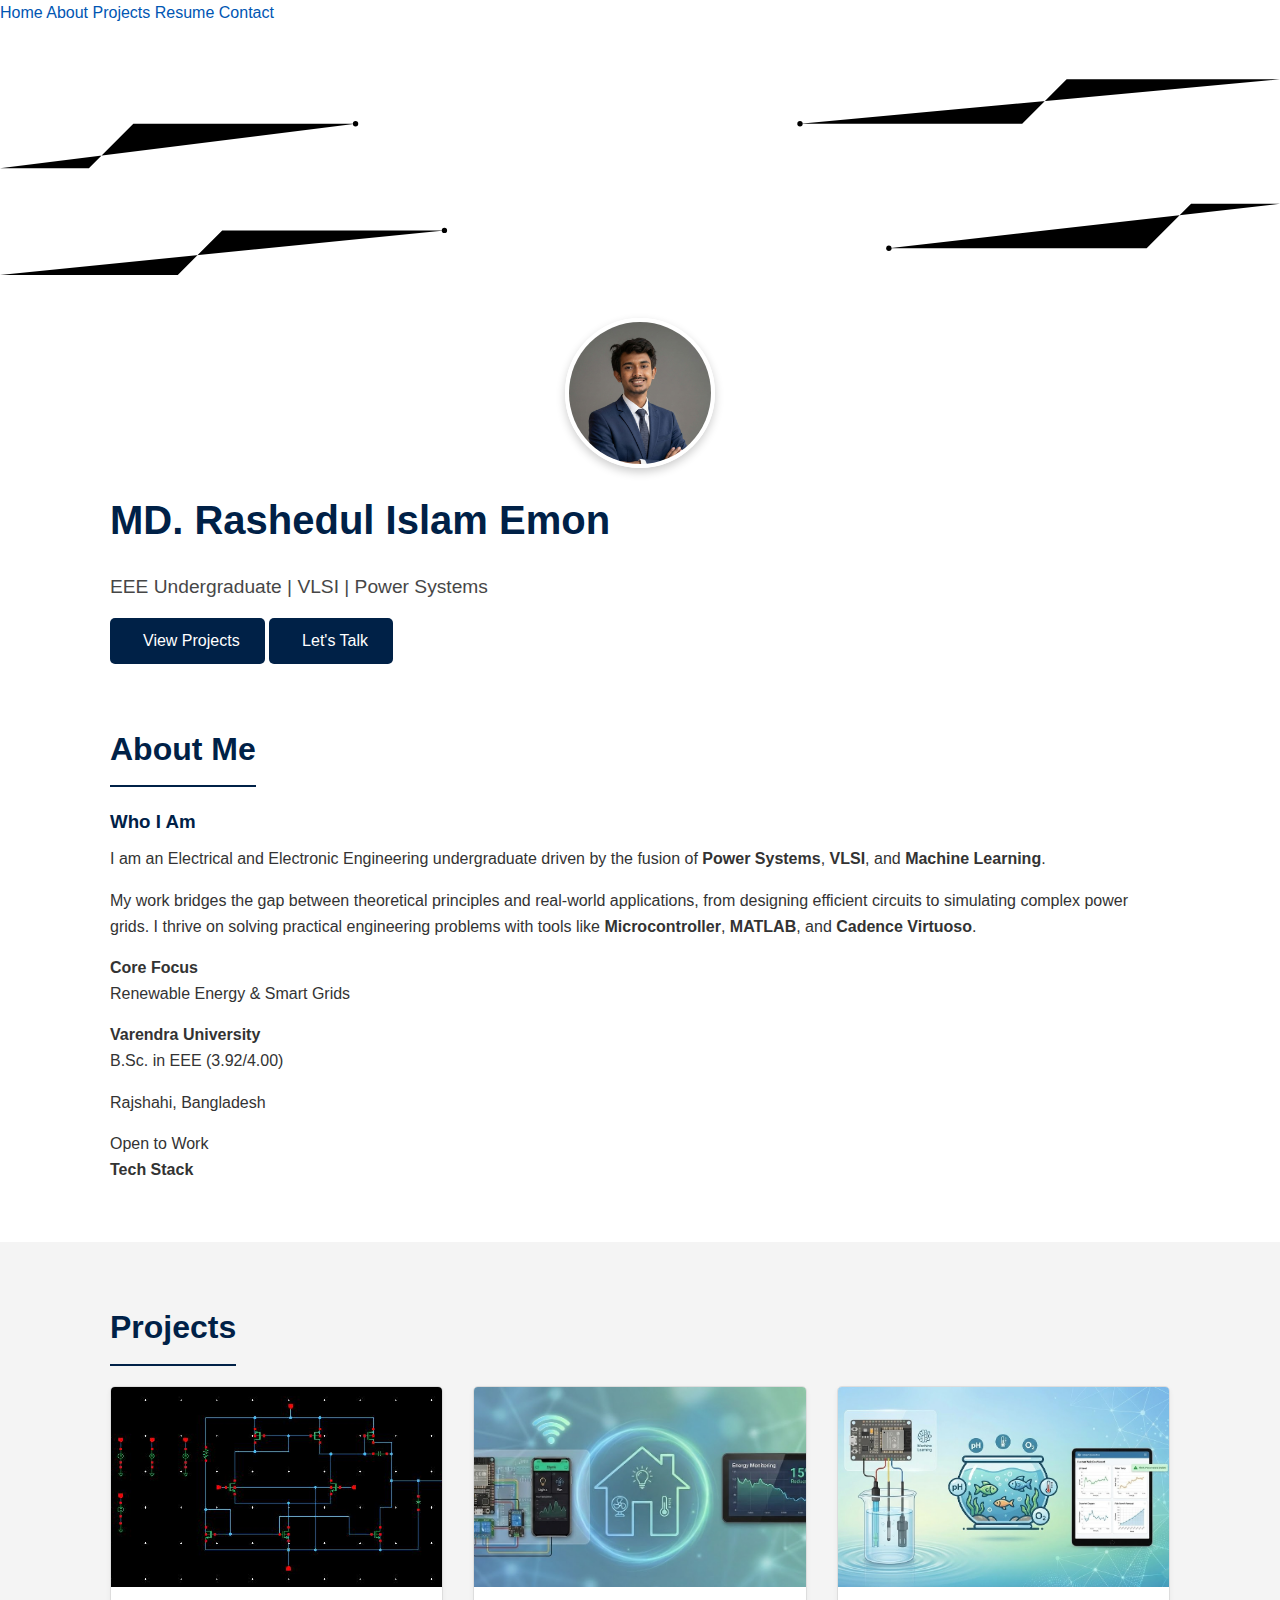
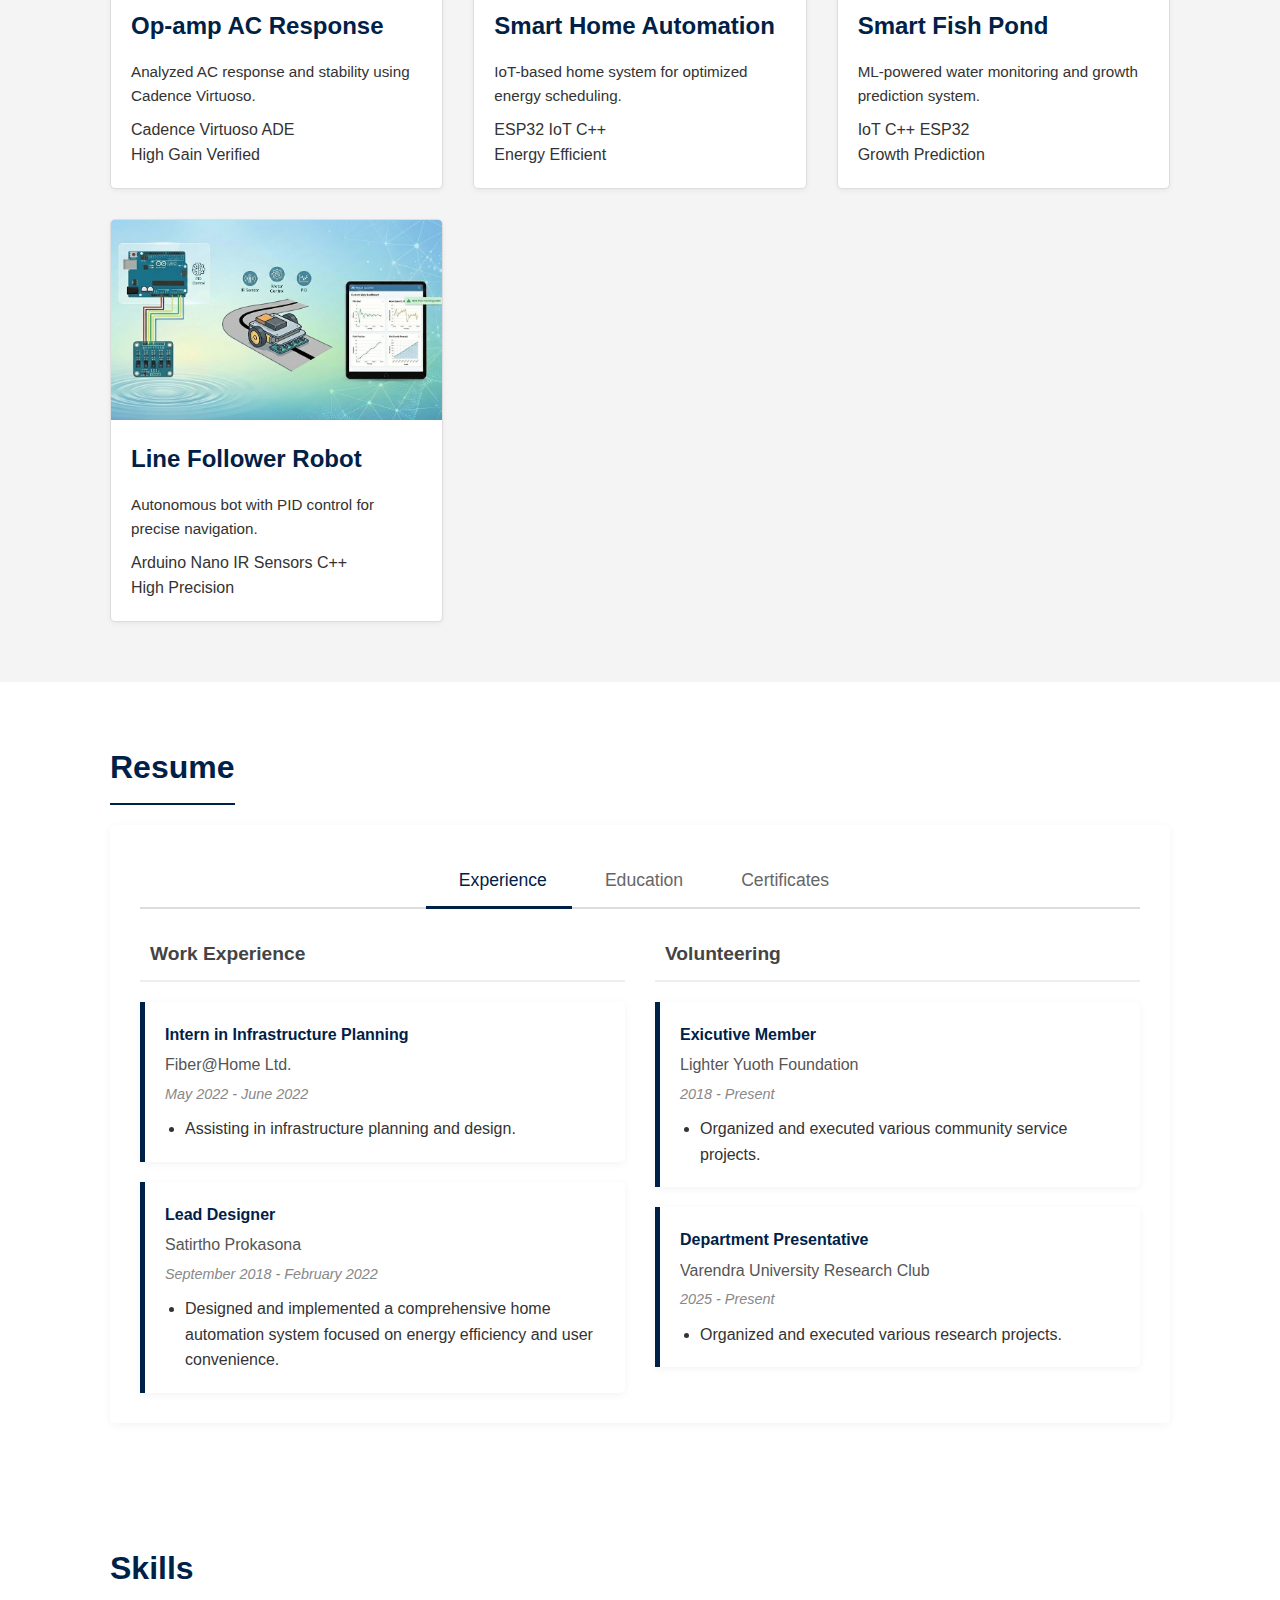
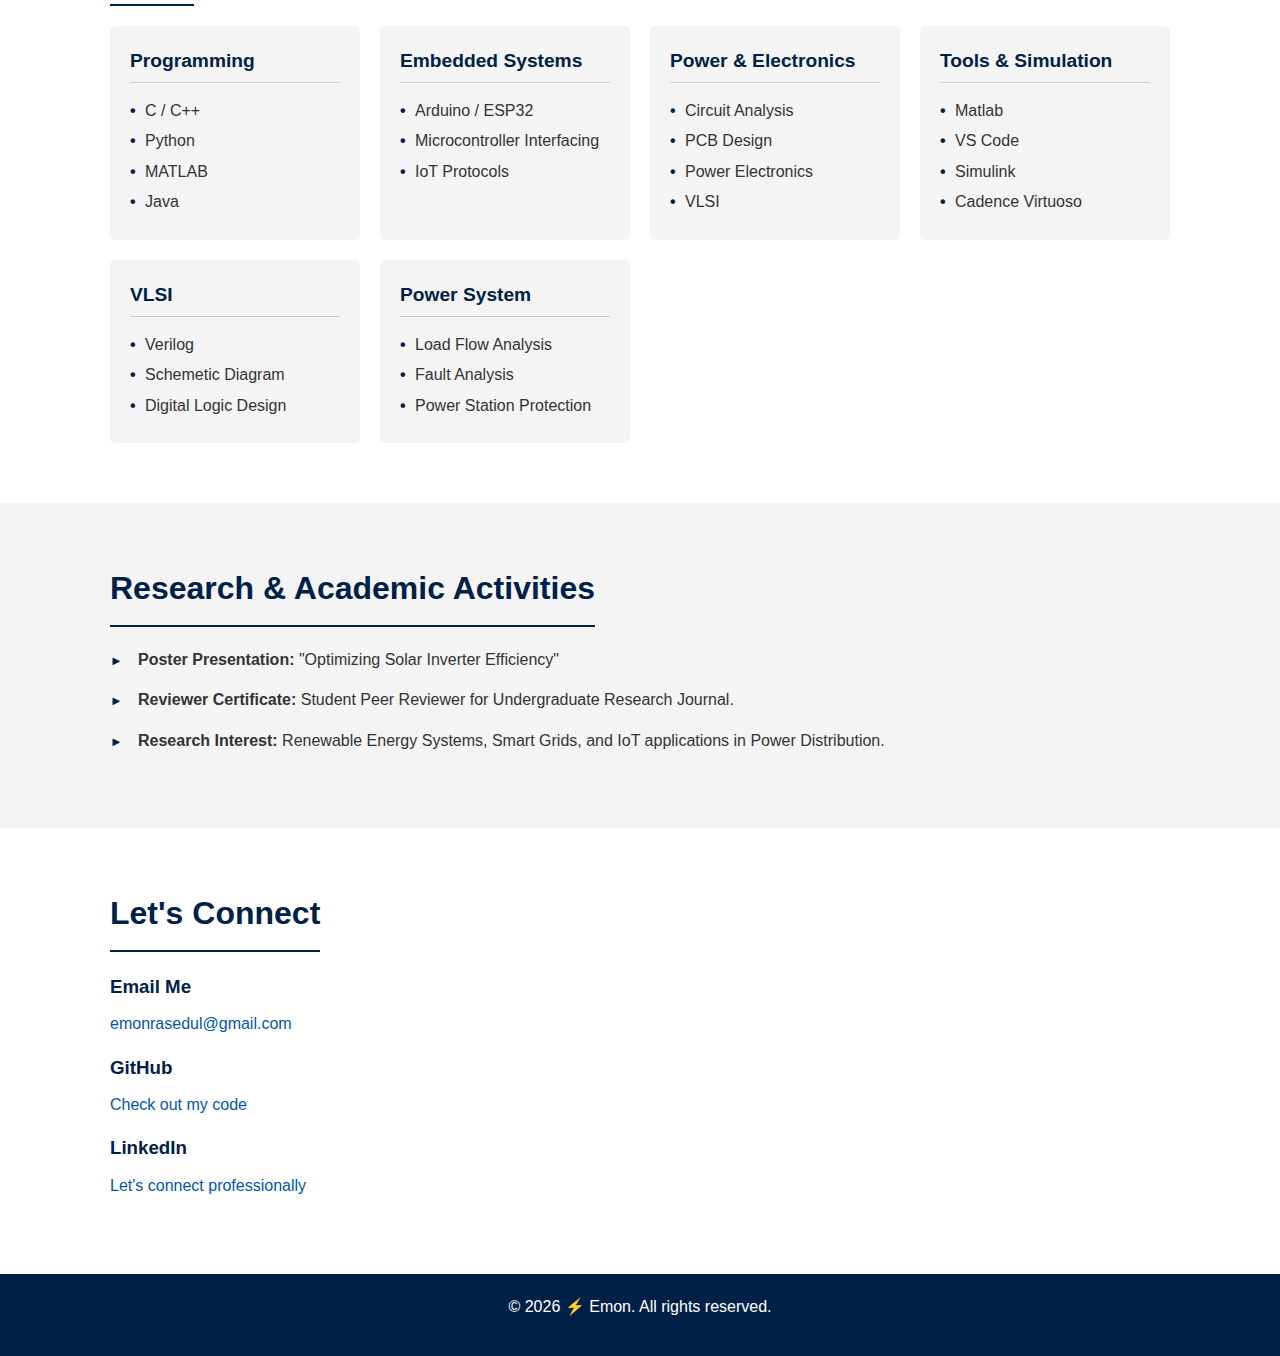
<file: index.html>
<!DOCTYPE html>
<html lang="en">

<head>
    <meta charset="UTF-8">
    <meta name="viewport" content="width=device-width, initial-scale=1.0">
    <title>Rashedul Islam Emon</title>
    <!-- Google Fonts: Inter & JetBrains Mono -->
    <link rel="preconnect" href="https://fonts.googleapis.com">
    <link rel="preconnect" href="https://fonts.gstatic.com" crossorigin>
    <link
        href="https://fonts.googleapis.com/css2?family=Inter:wght@300;400;500;600;700&family=JetBrains+Mono:wght@400;700&display=swap"
        rel="stylesheet">
    <link rel="stylesheet" href="https://cdnjs.cloudflare.com/ajax/libs/font-awesome/6.5.1/css/all.min.css"
        integrity="sha512-DTOQO9RWCH3ppGqcWaEA1BIZOC6xxalwEsw9c2QQeAIftl+Vegovlnee1c9QX4TctnWMn13TZye+giMm8e2LwA=="
        crossorigin="anonymous" referrerpolicy="no-referrer" />
    <link rel="stylesheet" href="css/style.css?v=2.0">
</head>

<body>

    <!-- Floating Dock Navigation -->
    <nav class="floating-dock">
        <div class="dock-container">
            <a href="#hero" class="dock-item" aria-label="Home">
                <i class="fas fa-home"></i>
                <span class="tooltip">Home</span>
            </a>
            <a href="#about" class="dock-item" aria-label="About">
                <i class="fas fa-user"></i>
                <span class="tooltip">About</span>
            </a>
            <a href="#projects" class="dock-item" aria-label="Projects">
                <i class="fas fa-code-branch"></i>
                <span class="tooltip">Projects</span>
            </a>
            <a href="#resume" class="dock-item" aria-label="Resume">
                <i class="fas fa-file-alt"></i>
                <span class="tooltip">Resume</span>
            </a>
            <a href="#contact" class="dock-item" aria-label="Contact">
                <i class="fas fa-paper-plane"></i>
                <span class="tooltip">Contact</span>
            </a>
        </div>
    </nav>

    <!-- Hero Section -->
    <section id="hero" class="hero-section">
        <div class="electronics-bg">
            <div class="grid-pattern"></div>
            <!-- PCB Circuit Animation -->
            <svg class="circuit-board" viewBox="0 0 1440 320" preserveAspectRatio="xMidYMid slice">
                <defs>
                    <linearGradient id="trace-grad" x1="0%" y1="0%" x2="100%" y2="0%">
                        <stop offset="0%" style="stop-color:rgba(0, 113, 227, 0);stop-opacity:0" />
                        <stop offset="50%" style="stop-color:rgba(0, 113, 227, 0.4);stop-opacity:1" />
                        <stop offset="100%" style="stop-color:rgba(0, 113, 227, 0);stop-opacity:0" />
                    </linearGradient>
                </defs>
                <!-- Circuit Traces (Left & Right) -->
                <path class="circuit-trace" d="M0,160 L100,160 L150,110 L400,110" />
                <circle class="circuit-pad" cx="400" cy="110" r="3" />

                <path class="circuit-trace delay-1" d="M1440,200 L1340,200 L1290,250 L1000,250" />
                <circle class="circuit-pad delay-1" cx="1000" cy="250" r="3" />

                <path class="circuit-trace delay-2" d="M0,280 L200,280 L250,230 L500,230" />
                <circle class="circuit-pad delay-2" cx="500" cy="230" r="3" />

                <path class="circuit-trace delay-3" d="M1440,60 L1200,60 L1150,110 L900,110" />
                <circle class="circuit-pad delay-3" cx="900" cy="110" r="3" />
            </svg>
        </div>
        <div class="container">
            <div class="profile-wrapper">
                <img src="assets/images/main.jpg" alt="MD. Rashedul Islam Emon" class="profile-img">
            </div>
            <h1>MD. Rashedul Islam Emon</h1>
            <p class="subtitle">EEE Undergraduate | VLSI | Power Systems</p>
            <div class="hero-cta">
                <a href="#projects" class="button"><i class="fas fa-project-diagram"></i> View Projects</a>
                <a href="#contact" class="button start-project"><i class="fas fa-paper-plane"></i> Let's Talk</a>
            </div>
        </div>
    </section>

    <main>
        <section id="about" class="section">
            <div class="container">
                <h2>About Me</h2>

                <div class="bento-grid">
                    <!-- Bio Card (Large) -->
                    <div class="bento-card bio-card">
                        <h3><i class="fas fa-user-astronaut"></i> Who I Am</h3>
                        <p>I am an Electrical and Electronic Engineering undergraduate driven by the fusion of
                            <strong>Power Systems</strong>, <strong>VLSI</strong>, and <strong>Machine
                                Learning</strong>.
                        </p>
                        <p>My work bridges the gap between theoretical principles and real-world applications, from
                            designing efficient circuits to simulating complex power grids. I thrive on solving
                            practical engineering problems with tools like <strong>Microcontroller</strong>,
                            <strong>MATLAB</strong>, and <strong>Cadence Virtuoso</strong>.
                        </p>
                    </div>

                    <!-- Focus Card -->
                    <div class="bento-card focus-card">
                        <div class="card-icon"><i class="fas fa-bolt"></i></div>
                        <h4>Core Focus</h4>
                        <p>Renewable Energy & Smart Grids</p>
                    </div>

                    <!-- Education Card -->
                    <div class="bento-card edu-card">
                        <div class="card-icon"><i class="fas fa-university"></i></div>
                        <div class="edu-text">
                            <h4>Varendra University</h4>
                            <p>B.Sc. in EEE (3.92/4.00)</p>
                        </div>
                    </div>

                    <!-- Location Card -->
                    <div class="bento-card loc-card">
                        <div class="map-bg"></div>
                        <div class="loc-content">
                            <i class="fas fa-map-marker-alt"></i>
                            <p>Rajshahi, Bangladesh</p>
                            <span class="status-badge">Open to Work</span>
                        </div>
                    </div>

                    <!-- Tech Stack Scroller -->
                    <div class="bento-card tech-card">
                        <h4>Tech Stack</h4>
                        <div class="tech-scroller">
                            <div class="tech-track">
                                <!-- Original Set -->
                                <i class="fab fa-python"></i>
                                <i class="fas fa-microchip"></i> <!-- Arduino/ESP32 -->
                                <i class="fas fa-wave-square"></i> <!-- MATLAB/Simulink -->
                                <i class="fas fa-network-wired"></i> <!-- VLSI/Cadence -->
                                <i class="fab fa-cuttlefish"></i>
                                <!-- Duplicate Set 1 -->
                                <i class="fab fa-python"></i>
                                <i class="fas fa-microchip"></i>
                                <i class="fas fa-wave-square"></i>
                                <i class="fas fa-network-wired"></i>
                                <i class="fab fa-cuttlefish"></i>
                                <!-- Duplicate Set 2 (Buffers) -->
                                <i class="fab fa-python"></i>
                                <i class="fas fa-microchip"></i>
                                <i class="fas fa-wave-square"></i>
                                <i class="fas fa-network-wired"></i>
                                <i class="fab fa-cuttlefish"></i>
                                <!-- Duplicate Set 3 (Final & Safe) -->
                                <i class="fab fa-python"></i>
                                <i class="fas fa-microchip"></i>
                                <i class="fas fa-wave-square"></i>
                                <i class="fas fa-network-wired"></i>
                                <i class="fab fa-cuttlefish"></i>
                            </div>
                        </div>
                    </div>
                </div>
            </div>
        </section>

        <section id="projects" class="section bg-light">
            <div class="container">
                <h2>Projects</h2>
                <div class="project-grid">
                    <div class="project-grid">
                        <a href="projects/op-amp.html" class="project-card-link">
                            <article class="project-card">
                                <div class="card-glow"></div>
                                <img src="assets/images/op-amp_Schemetic.jpg" alt="Op-amp Schematic"
                                    class="project-card-img">
                                <div class="project-content">
                                    <h3>Op-amp AC Response</h3>
                                    <p class="project-desc">Analyzed AC response and stability using Cadence Virtuoso.
                                    </p>
                                    <div class="tech-tags">
                                        <span class="tech-tag">Cadence Virtuoso</span>
                                        <span class="tech-tag">ADE</span>
                                    </div>
                                    <div class="project-footer">
                                        <span class="outcome-text"><i class="fas fa-check-circle"></i> High Gain
                                            Verified</span>
                                    </div>
                                </div>
                            </article>
                        </a>
                        <a href="projects/smart-home.html" class="project-card-link">
                            <article class="project-card">
                                <div class="card-glow"></div>
                                <img src="assets/images/smart-home.jpg" alt="Smart Home Automation"
                                    class="project-card-img">
                                <div class="project-content">
                                    <h3>Smart Home Automation</h3>
                                    <p class="project-desc">IoT-based home system for optimized energy scheduling.</p>
                                    <div class="tech-tags">
                                        <span class="tech-tag">ESP32</span>
                                        <span class="tech-tag">IoT</span>
                                        <span class="tech-tag">C++</span>
                                    </div>
                                    <div class="project-footer">
                                        <span class="outcome-text"><i class="fas fa-check-circle"></i> Energy
                                            Efficient</span>
                                    </div>
                                </div>
                            </article>
                        </a>
                        <a href="projects/fish-pond.html" class="project-card-link">
                            <article class="project-card">
                                <div class="card-glow"></div>
                                <img src="assets/images/fish-pond.jpg" alt="Smart Fish Pond Management"
                                    class="project-card-img">
                                <div class="project-content">
                                    <h3>Smart Fish Pond</h3>
                                    <p class="project-desc">ML-powered water monitoring and growth prediction system.
                                    </p>
                                    <div class="tech-tags">
                                        <span class="tech-tag">IoT</span>
                                        <span class="tech-tag">C++</span>
                                        <span class="tech-tag">ESP32</span>
                                    </div>
                                    <div class="project-footer">
                                        <span class="outcome-text"><i class="fas fa-chart-line"></i> Growth
                                            Prediction</span>
                                    </div>
                                </div>
                            </article>
                        </a>
                        <a href="projects/line-follower.html" class="project-card-link">
                            <article class="project-card">
                                <div class="card-glow"></div>
                                <img src="assets/images/line-follower.jpg" alt="Line Follower Robot"
                                    class="project-card-img">
                                <div class="project-content">
                                    <h3>Line Follower Robot</h3>
                                    <p class="project-desc">Autonomous bot with PID control for precise navigation.</p>
                                    <div class="tech-tags">
                                        <span class="tech-tag">Arduino Nano</span>
                                        <span class="tech-tag">IR Sensors</span>
                                        <span class="tech-tag">C++</span>
                                    </div>
                                    <div class="project-footer">
                                        <span class="outcome-text"><i class="fas fa-tachometer-alt"></i> High
                                            Precision</span>
                                    </div>
                                </div>
                            </article>
                        </a>
                    </div>
                </div>
            </div>
        </section>

        <section id="resume" class="section">
            <div class="container">
                <h2>Resume</h2>
                <div class="tab-container">
                    <div class="tab-buttons">
                        <button class="tab-btn active" onclick="openTab(event, 'experience')"><i
                                class="fas fa-briefcase"></i> Experience</button>
                        <button class="tab-btn" onclick="openTab(event, 'education')"><i
                                class="fas fa-graduation-cap"></i> Education</button>
                        <button class="tab-btn" onclick="openTab(event, 'certificates')"><i
                                class="fas fa-certificate"></i> Certificates</button>
                    </div>

                    <div id="education" class="tab-content">
                        <div class="resume-item">
                            <h4>Bachelor of Science in Electrical and Electronic Engineering</h4>
                            <h5>Varendra University</h5>
                            <p class="date">2022 - Present</p>
                            <p>CGPA: 3.92 / 4.00</p>
                            <p>Relevant Coursework: VLSI Design, Power System Analysis, Control Systems, Digital Signal
                                Processing.</p>
                        </div>
                        <div class="resume-item">
                            <h4>Diploma in Electrical Technology</h4>
                            <h5>Rajshahi Polytechnic Institute</h5>
                            <p class="date">2016 - 2021</p>
                            <p>GPA: 3.17 / 4.00</p>
                        </div>
                        <div class="resume-item">
                            <h4>Secondary School Certificate (SSC)</h4>
                            <h5>Technical Training Center</h5>
                            <p class="date">2014 - 2016</p>
                            <p>GPA: 4.68 / 5.00</p>
                        </div>
                    </div>

                    <div id="experience" class="tab-content active">
                        <div class="experience-grid">
                            <div class="experience-column">
                                <h3 class="column-title"><i class="fas fa-briefcase"></i> Work Experience</h3>
                                <div class="resume-item">
                                    <h4>Intern in Infrastructure Planning</h4>
                                    <h5>Fiber@Home Ltd.</h5>
                                    <p class="date">May 2022 - June 2022</p>
                                    <ul>
                                        <li>Assisting in infrastructure planning and design.</li>
                                    </ul>
                                </div>
                                <div class="resume-item">
                                    <h4>Lead Designer</h4>
                                    <h5>Satirtho Prokasona</h5>
                                    <p class="date">September 2018 - February 2022</p>
                                    <ul>
                                        <li>Designed and implemented a comprehensive home automation system focused on
                                            energy
                                            efficiency and user convenience.</li>
                                    </ul>
                                </div>
                            </div>
                            <div class="experience-column">
                                <h3 class="column-title"><i class="fas fa-hands-helping"></i> Volunteering</h3>
                                <div class="resume-item">
                                    <h4>Exicutive Member</h4>
                                    <h5>Lighter Yuoth Foundation</h5>
                                    <p class="date">2018 - Present</p>
                                    <ul>
                                        <li>Organized and executed various community service projects.</li>
                                    </ul>
                                </div>
                                <div class="resume-item">
                                    <h4>Department Presentative</h4>
                                    <h5>Varendra University Research Club</h5>
                                    <p class="date">2025 - Present</p>
                                    <ul>
                                        <li>Organized and executed various research projects.</li>
                                    </ul>
                                </div>
                            </div>
                        </div>
                    </div>

                    <div id="certificates" class="tab-content">
                        <div class="certificates-grid">
                            <div class="resume-item">
                                <h4>AI+ Prompt Engineer Level 1™</h4>
                                <h5>AiCert's</h5>
                                <p class="date">Jul 2025</p>
                                <p>This certification reflects my growing expertise in prompt engineering an essential skill for building and refining interactions with AI systems like ChatGPT. .</p>
                            </div>
                            <div class="resume-item">
                                <h4>Certified Python (Basic) </h4>
                                <h5>HackerRank</h5>
                                <p class="date">Sep 2020</p>
                                <p>This certification demonstrates my foundational understanding of Python programming, including variables, data structures, and control flow.</p>
                            </div>
                            <div class="resume-item">
                                <h4>Android Application Development</h4>
                                <h5>LEDP PANCHBIBI</h5>
                                <p class="date">Jul 2019</p>
                                <p>This certification demonstrates my foundational understanding of Android application development, including variables, data structures, and control flow.</p>
                            </div>
                            <div class="resume-item">
                                <h4>Solar Home System: Design, Installation & Maintenance</h4>
                                <h5>IEEE</h5>
                                <p class="date">Dec 2017</p>
                                <p>This certification demonstrates my foundational understanding of Solar Home System: Design, Installation & Maintenance, including variables, data structures, and control flow.</p>
                            </div>
                        </div>
                    </div>
                </div>
            </div>
        </section>

        <section id="skills" class="section">
            <div class="container">
                <h2>Skills</h2>
                <div class="skills-grid">
                    <div class="skill-category">
                        <h3><i class="fas fa-code"></i> Programming</h3>
                        <ul>
                            <li>C / C++</li>
                            <li>Python</li>
                            <li>MATLAB</li>
                            <li>Java</li>
                        </ul>
                    </div>
                    <div class="skill-category">
                        <h3><i class="fas fa-microchip"></i> Embedded Systems</h3>
                        <ul>
                            <li>Arduino / ESP32</li>
                            <li>Microcontroller Interfacing</li>
                            <li>IoT Protocols</li>
                        </ul>
                    </div>
                    <div class="skill-category">
                        <h3><i class="fas fa-bolt"></i> Power & Electronics</h3>
                        <ul>
                            <li>Circuit Analysis</li>
                            <li>PCB Design</li>
                            <li>Power Electronics</li>
                            <li>VLSI</li>
                        </ul>
                    </div>
                    <div class="skill-category">
                        <h3><i class="fas fa-tools"></i> Tools & Simulation</h3>
                        <ul>
                            <li>Matlab</li>
                            <li>VS Code</li>
                            <li>Simulink</li>
                            <li>Cadence Virtuoso</li>
                        </ul>
                    </div>
                    <div class="skill-category">
                        <h3><i class="fas fa-memory"></i> VLSI</h3>
                        <ul>
                            <li>Verilog</li>
                            <li>Schemetic Diagram</li>
                            <li>Digital Logic Design</li>
                        </ul>
                    </div>
                    <div class="skill-category">
                        <h3><i class="fas fa-industry"></i> Power System</h3>
                        <ul>
                            <li>Load Flow Analysis</li>
                            <li>Fault Analysis</li>
                            <li>Power Station Protection</li>
                        </ul>
                    </div>
                </div>
            </div>
        </section>

        <section id="research" class="section bg-light">
            <div class="container">
                <h2>Research & Academic Activities</h2>
                <ul class="activity-list">
                    <li>
                        <i class="fas fa-chalkboard-teacher"
                            style="color: var(--primary-color); margin-right: 8px;"></i>
                        <strong>Poster Presentation:</strong> "Optimizing Solar Inverter Efficiency"
                    </li>
                    <li>
                        <i class="fas fa-certificate" style="color: var(--primary-color); margin-right: 8px;"></i>
                        <strong>Reviewer Certificate:</strong> Student Peer Reviewer for Undergraduate Research Journal.
                    </li>
                    <li>
                        <i class="fas fa-lightbulb" style="color: var(--primary-color); margin-right: 8px;"></i>
                        <strong>Research Interest:</strong> Renewable Energy Systems, Smart Grids, and IoT applications
                        in Power Distribution.
                    </li>
                </ul>
            </div>
        </section>

        <section id="contact" class="section">
            <div class="container">
                <h2>Let's Connect</h2>
                <div class="contact-hub">
                    <!-- Email Card -->
                    <a href="mailto:emonrasedul@gmail.com" class="contact-card email-card">
                        <div class="icon-box">
                            <i class="fas fa-envelope"></i>
                        </div>
                        <h3>Email Me</h3>
                        <p>emonrasedul@gmail.com</p>
                    </a>

                    <!-- GitHub Card -->
                    <a href="https://github.com/rashedulemon" target="_blank" class="contact-card github-card">
                        <div class="icon-box">
                            <i class="fab fa-github"></i>
                        </div>
                        <h3>GitHub</h3>
                        <p>Check out my code</p>
                    </a>

                    <!-- LinkedIn Card -->
                    <a href="https://www.linkedin.com/in/rashedulemon/" target="_blank"
                        class="contact-card linkedin-card">
                        <div class="icon-box">
                            <i class="fab fa-linkedin-in"></i>
                        </div>
                        <h3>LinkedIn</h3>
                        <p>Let's connect professionally</p>
                    </a>
                </div>
            </div>
        </section>
    </main>

    <footer>
        <div class="container">
            <p>&copy; <span id="year"></span> ⚡ Emon. All rights reserved.</p>
        </div>
    </footer>

    <script src="script/main.js"></script>
</body>

</html>
</file>
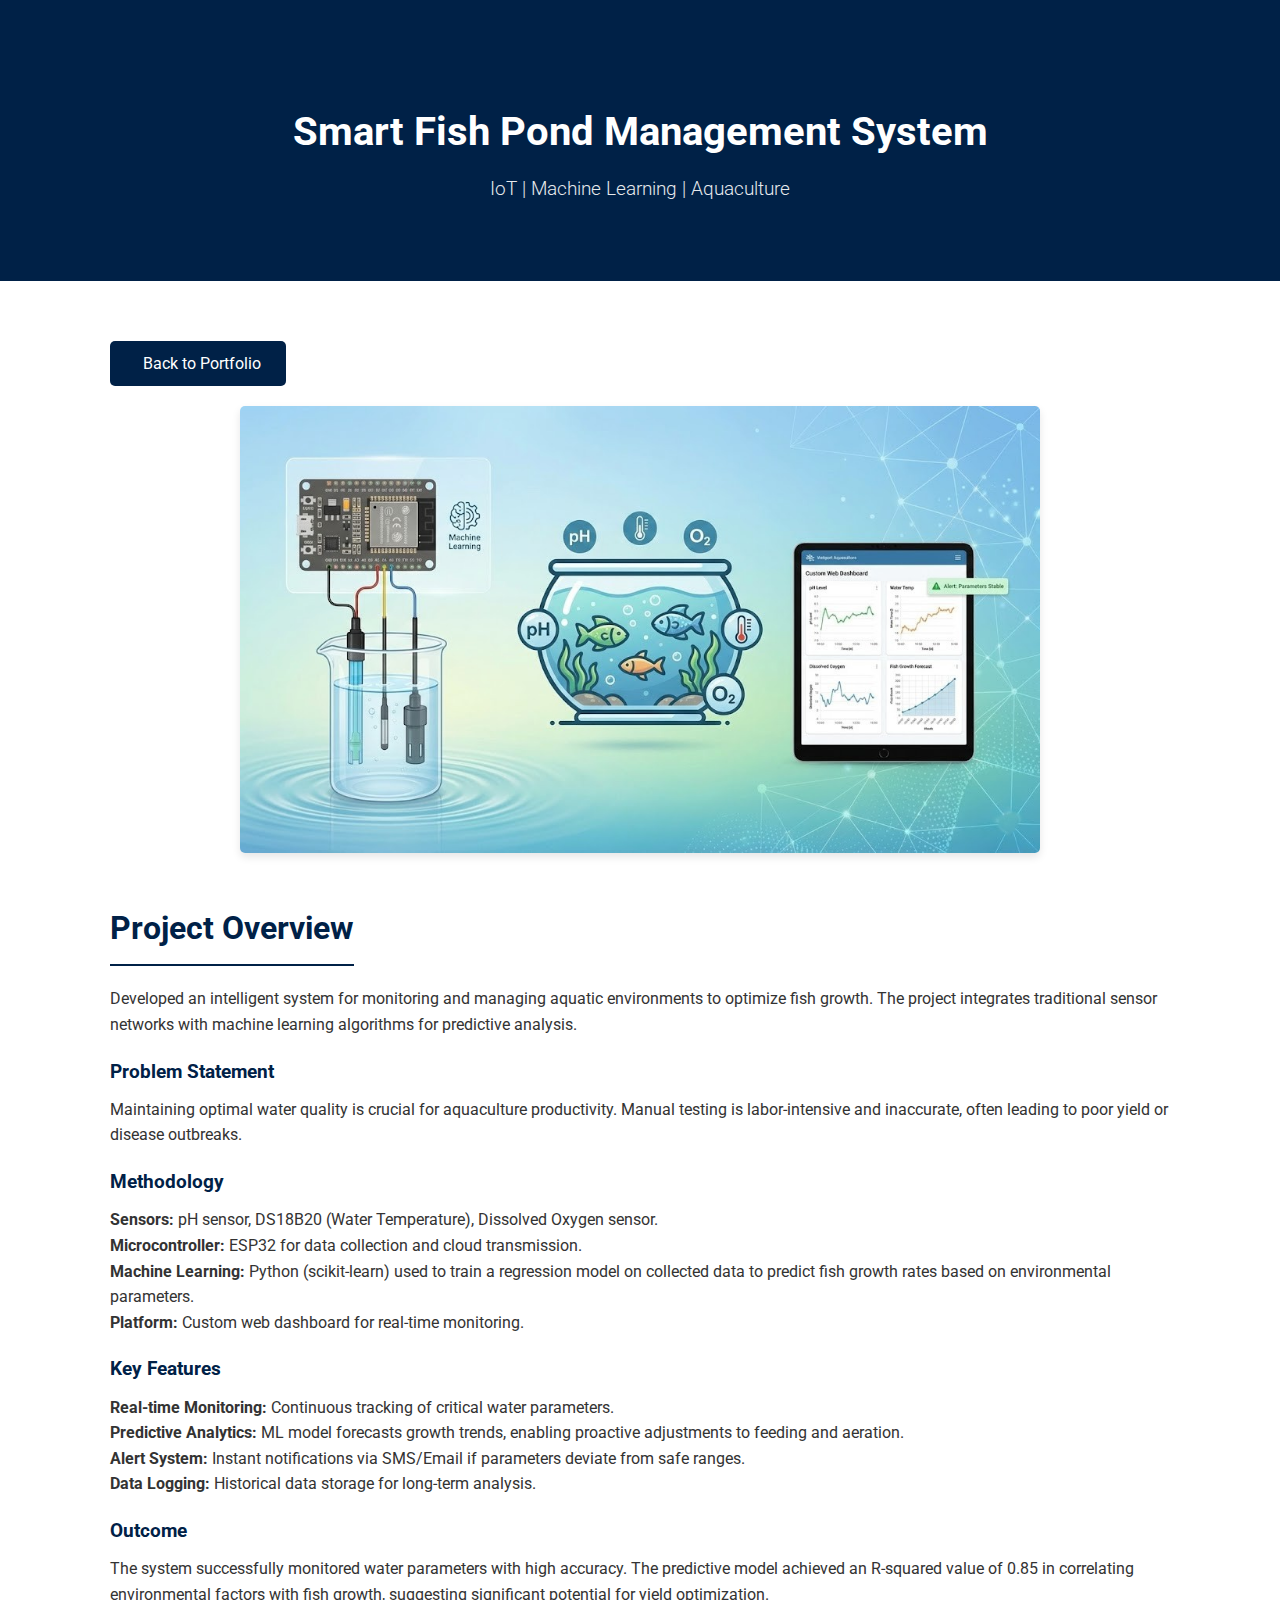
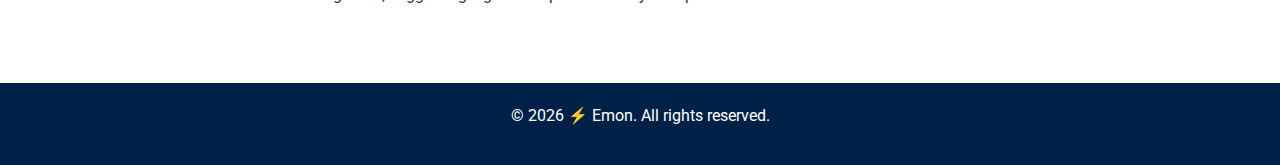
<file: fish-pond.html>
<!DOCTYPE html>
<html lang="en">

<head>
    <meta charset="UTF-8">
    <meta name="viewport" content="width=device-width, initial-scale=1.0">
    <title>Smart Fish Pond - Project Details</title>
    <link rel="icon" type="image/png" href="assets/images/favicon.png">
    <!-- Google Fonts: Roboto -->
    <link rel="preconnect" href="https://fonts.googleapis.com">
    <link rel="preconnect" href="https://fonts.gstatic.com" crossorigin>
    <link href="https://fonts.googleapis.com/css2?family=Roboto:wght@300;400;500;700&display=swap" rel="stylesheet">
    <link rel="stylesheet" href="https://cdnjs.cloudflare.com/ajax/libs/font-awesome/6.5.1/css/all.min.css"
        integrity="sha512-DTOQO9RWCH3ppGqcWaEA1BIZOC6xxalwEsw9c2QQeAIftl+Vegovlnee1c9QX4TctnWMn13TZye+giMm8e2LwA=="
        crossorigin="anonymous" referrerpolicy="no-referrer" />
    <link rel="stylesheet" href="css/style.css?v=2.0">
</head>

<body>

    <header style="position: relative; overflow: hidden; padding: 100px 0 60px; text-align: center;">
        <div class="electronics-bg">
            <div class="grid-pattern"></div>
        </div>
        <div class="container">
            <h1>Smart Fish Pond Management System</h1>
            <p class="subtitle">IoT | Machine Learning | Aquaculture</p>
        </div>
    </header>

    <main>
        <section class="section">
            <div class="container">
                <a href="index.html#projects" class="button" style="margin-bottom: 20px;"><i
                        class="fas fa-arrow-left"></i> Back
                    to Portfolio</a>

                <div class="project-detail">
                    <img src="assets/images/fish-pond.jpg" alt="Fish Pond Management System Diagram"
                        class="project-main-image"
                        style="width:100%; max-width:800px; height:auto; margin: 0 auto 30px; display:block; border-radius:5px;">

                    <h2><i class="fas fa-info-circle"></i> Project Overview</h2>
                    <p>Developed an intelligent system for monitoring and managing aquatic environments to optimize fish
                        growth. The project integrates traditional sensor networks with machine learning algorithms for
                        predictive analysis.</p>

                    <h3><i class="fas fa-exclamation-triangle"></i> Problem Statement</h3>
                    <p>Maintaining optimal water quality is crucial for aquaculture productivity. Manual testing is
                        labor-intensive and inaccurate, often leading to poor yield or disease outbreaks.</p>

                    <h3><i class="fas fa-cogs"></i> Methodology</h3>
                    <ul>
                        <li><strong>Sensors:</strong> pH sensor, DS18B20 (Water Temperature), Dissolved Oxygen sensor.
                        </li>
                        <li><strong>Microcontroller:</strong> ESP32 for data collection and cloud transmission.</li>
                        <li><strong>Machine Learning:</strong> Python (scikit-learn) used to train a regression model on
                            collected data to predict fish growth rates based on environmental parameters.</li>
                        <li><strong>Platform:</strong> Custom web dashboard for real-time monitoring.</li>
                    </ul>

                    <h3><i class="fas fa-star"></i> Key Features</h3>
                    <ul>
                        <li><strong>Real-time Monitoring:</strong> Continuous tracking of critical water parameters.
                        </li>
                        <li><strong>Predictive Analytics:</strong> ML model forecasts growth trends, enabling proactive
                            adjustments to feeding and aeration.</li>
                        <li><strong>Alert System:</strong> Instant notifications via SMS/Email if parameters deviate
                            from safe ranges.</li>
                        <li><strong>Data Logging:</strong> Historical data storage for long-term analysis.</li>
                    </ul>

                    <h3><i class="fas fa-check-circle"></i> Outcome</h3>
                    <p>The system successfully monitored water parameters with high accuracy. The predictive model
                        achieved an R-squared value of 0.85 in correlating environmental factors with fish growth,
                        suggesting significant potential for yield optimization.</p>
                </div>
            </div>
        </section>
    </main>

    <footer>
        <div class="container">
            <p>&copy; <span id="year"></span> ⚡ Emon. All rights reserved.</p>
        </div>
    </footer>

    <a href="index.html#projects" class="floating-back-btn" aria-label="Back to Projects">
        <i class="fas fa-arrow-left"></i>
    </a>

    <script src="script/main.js"></script>
</body>

</html>
</file>
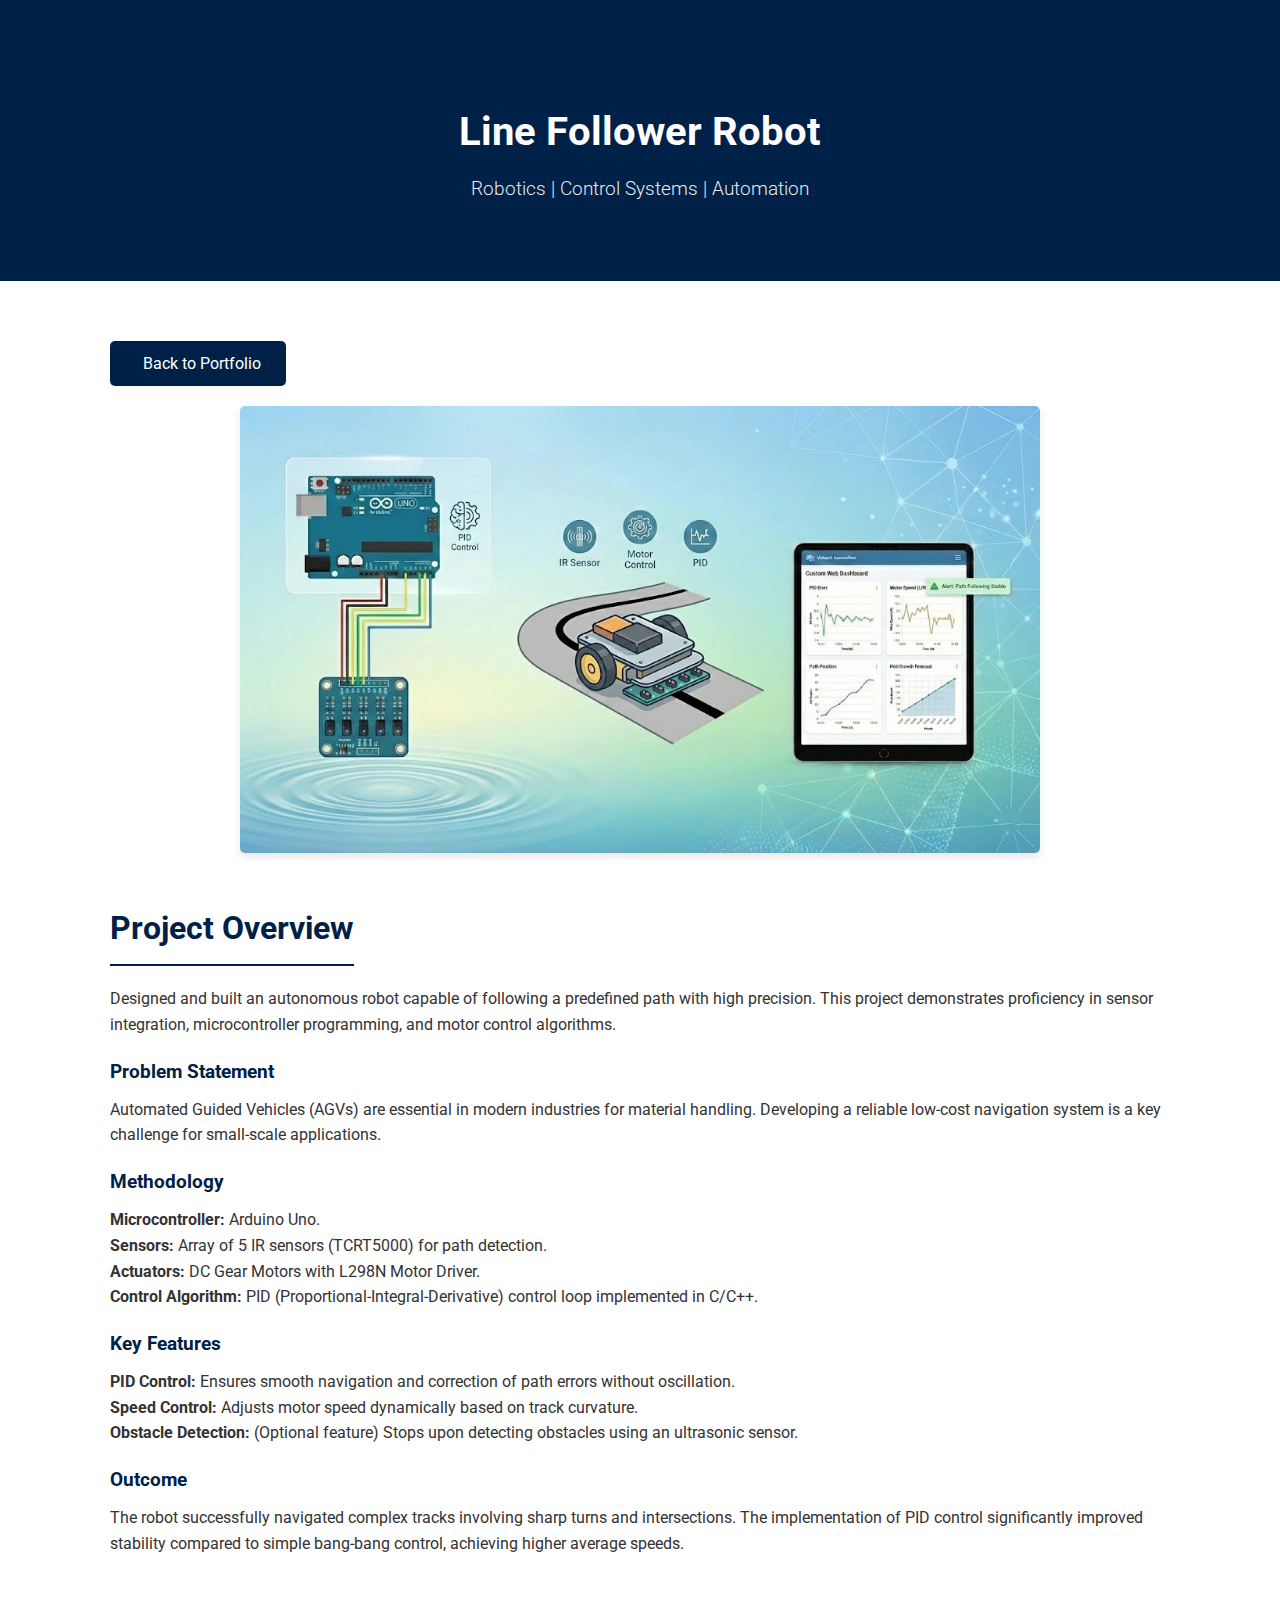
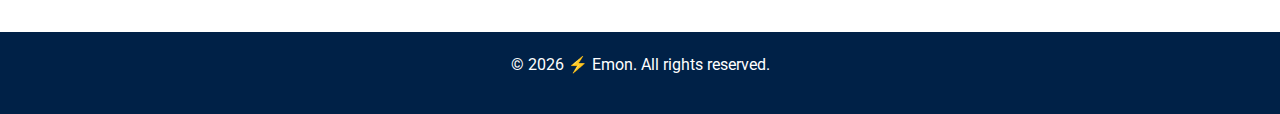
<file: line-follower.html>
<!DOCTYPE html>
<html lang="en">

<head>
    <meta charset="UTF-8">
    <meta name="viewport" content="width=device-width, initial-scale=1.0">
    <title>Line Follower Robot - Project Details</title>
    <link rel="icon" type="image/png" href="assets/images/favicon.png">
    <!-- Google Fonts: Roboto -->
    <link rel="preconnect" href="https://fonts.googleapis.com">
    <link rel="preconnect" href="https://fonts.gstatic.com" crossorigin>
    <link href="https://fonts.googleapis.com/css2?family=Roboto:wght@300;400;500;700&display=swap" rel="stylesheet">
    <link rel="stylesheet" href="https://cdnjs.cloudflare.com/ajax/libs/font-awesome/6.5.1/css/all.min.css"
        integrity="sha512-DTOQO9RWCH3ppGqcWaEA1BIZOC6xxalwEsw9c2QQeAIftl+Vegovlnee1c9QX4TctnWMn13TZye+giMm8e2LwA=="
        crossorigin="anonymous" referrerpolicy="no-referrer" />
    <link rel="stylesheet" href="css/style.css?v=2.0">
</head>

<body>

    <header style="position: relative; overflow: hidden; padding: 100px 0 60px; text-align: center;">
        <div class="electronics-bg">
            <div class="grid-pattern"></div>
        </div>
        <div class="container">
            <h1>Line Follower Robot</h1>
            <p class="subtitle">Robotics | Control Systems | Automation</p>
        </div>
    </header>

    <main>
        <section class="section">
            <div class="container">
                <a href="index.html#projects" class="button" style="margin-bottom: 20px;"><i
                        class="fas fa-arrow-left"></i> Back
                    to Portfolio</a>

                <div class="project-detail">
                    <img src="assets/images/line-follower.jpg" alt="Line Follower Robot" class="project-main-image"
                        style="width:100%; max-width:800px; height:auto; margin: 0 auto 30px; display:block; border-radius:5px;">

                    <h2><i class="fas fa-info-circle"></i> Project Overview</h2>
                    <p>Designed and built an autonomous robot capable of following a predefined path with high
                        precision. This project demonstrates proficiency in sensor integration, microcontroller
                        programming, and motor control algorithms.</p>

                    <h3><i class="fas fa-exclamation-triangle"></i> Problem Statement</h3>
                    <p>Automated Guided Vehicles (AGVs) are essential in modern industries for material handling.
                        Developing a reliable low-cost navigation system is a key challenge for small-scale
                        applications.</p>

                    <h3><i class="fas fa-cogs"></i> Methodology</h3>
                    <ul>
                        <li><strong>Microcontroller:</strong> Arduino Uno.</li>
                        <li><strong>Sensors:</strong> Array of 5 IR sensors (TCRT5000) for path detection.</li>
                        <li><strong>Actuators:</strong> DC Gear Motors with L298N Motor Driver.</li>
                        <li><strong>Control Algorithm:</strong> PID (Proportional-Integral-Derivative) control loop
                            implemented in C/C++.</li>
                    </ul>

                    <h3><i class="fas fa-star"></i> Key Features</h3>
                    <ul>
                        <li><strong>PID Control:</strong> Ensures smooth navigation and correction of path errors
                            without oscillation.</li>
                        <li><strong>Speed Control:</strong> Adjusts motor speed dynamically based on track curvature.
                        </li>
                        <li><strong>Obstacle Detection:</strong> (Optional feature) Stops upon detecting obstacles using
                            an ultrasonic sensor.</li>
                    </ul>

                    <h3><i class="fas fa-check-circle"></i> Outcome</h3>
                    <p>The robot successfully navigated complex tracks involving sharp turns and intersections. The
                        implementation of PID control significantly improved stability compared to simple bang-bang
                        control, achieving higher average speeds.</p>
                </div>
            </div>
        </section>
    </main>

    <footer>
        <div class="container">
            <p>&copy; <span id="year"></span> ⚡ Emon. All rights reserved.</p>
        </div>
    </footer>

    <a href="index.html#projects" class="floating-back-btn" aria-label="Back to Projects">
        <i class="fas fa-arrow-left"></i>
    </a>

    <script src="script/main.js"></script>
</body>

</html>
</file>
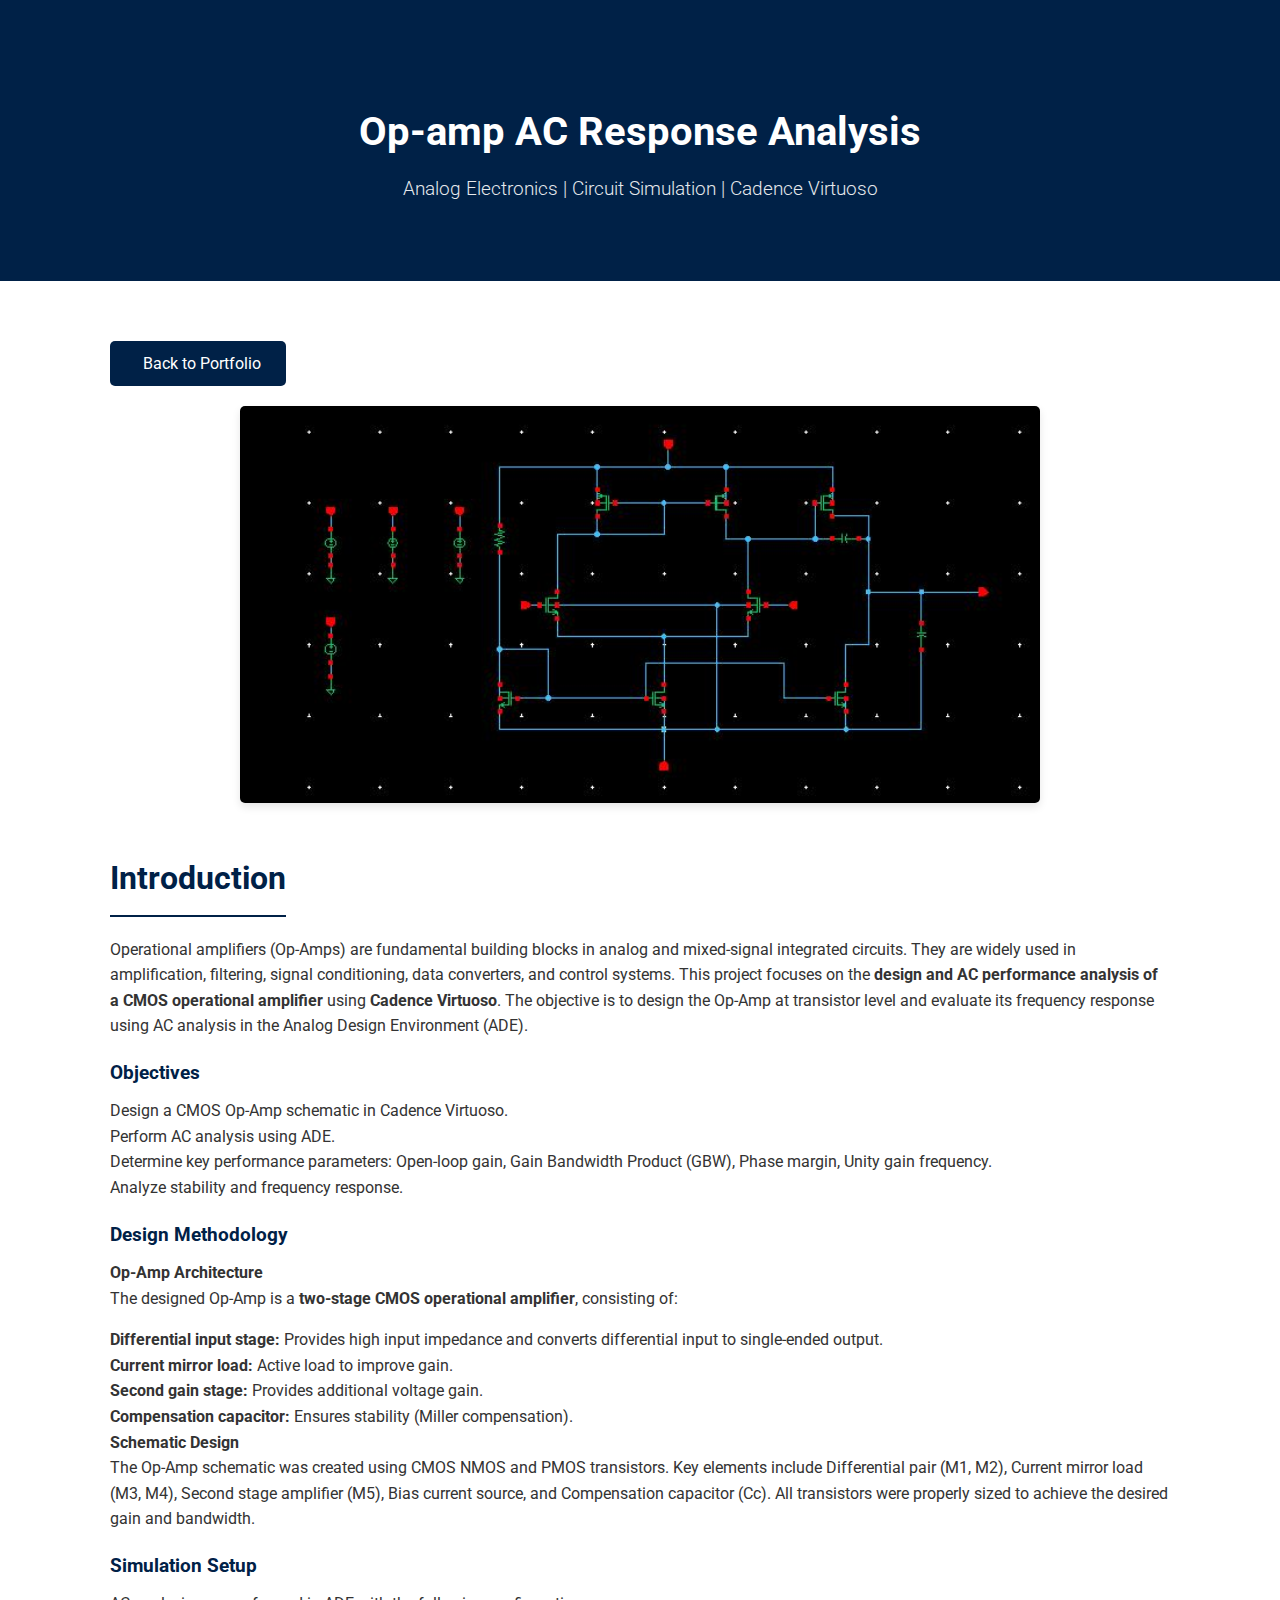
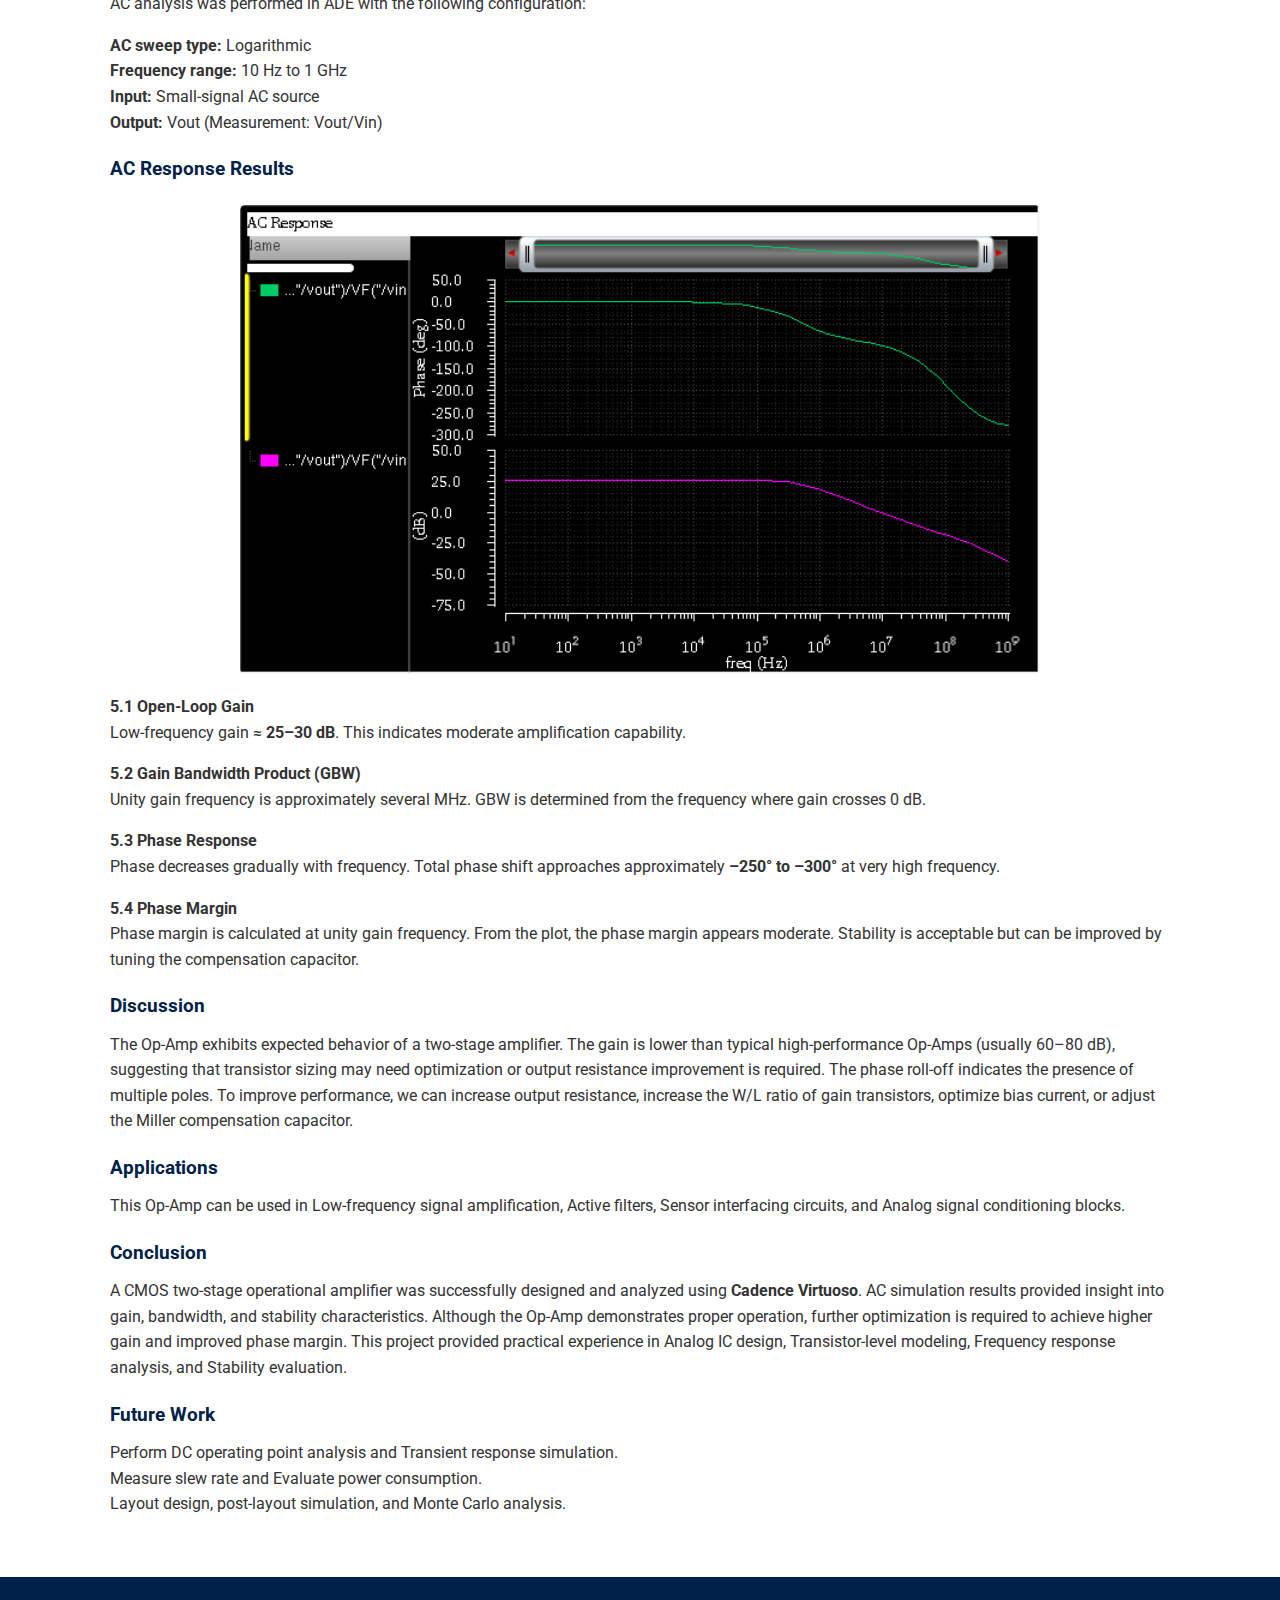
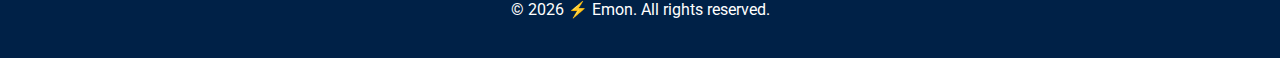
<file: op-amp.html>
<!DOCTYPE html>
<html lang="en">

<head>
    <meta charset="UTF-8">
    <meta name="viewport" content="width=device-width, initial-scale=1.0">
    <title>Op-amp AC Response - Project Details</title>
    <link rel="icon" type="image/png" href="assets/images/favicon.png">
    <!-- Google Fonts: Roboto -->
    <link rel="preconnect" href="https://fonts.googleapis.com">
    <link rel="preconnect" href="https://fonts.gstatic.com" crossorigin>
    <link href="https://fonts.googleapis.com/css2?family=Roboto:wght@300;400;500;700&display=swap" rel="stylesheet">
    <link rel="stylesheet" href="https://cdnjs.cloudflare.com/ajax/libs/font-awesome/6.5.1/css/all.min.css"
        integrity="sha512-DTOQO9RWCH3ppGqcWaEA1BIZOC6xxalwEsw9c2QQeAIftl+Vegovlnee1c9QX4TctnWMn13TZye+giMm8e2LwA=="
        crossorigin="anonymous" referrerpolicy="no-referrer" />
    <link rel="stylesheet" href="css/style.css?v=2.0">
</head>

<body>

    <header style="position: relative; overflow: hidden; padding: 100px 0 60px; text-align: center;">
        <div class="electronics-bg">
            <div class="grid-pattern"></div>
        </div>
        <div class="container">
            <h1>Op-amp AC Response Analysis</h1>
            <p class="subtitle">Analog Electronics | Circuit Simulation | Cadence Virtuoso</p>
        </div>
    </header>

    <main>
        <section class="section">
            <div class="container">
                <a href="index.html#projects" class="button" style="margin-bottom: 20px;"><i
                        class="fas fa-arrow-left"></i> Back
                    to Portfolio</a>

                <div class="project-detail">
                    <img src="assets/images/op-amp_Schemetic.jpg" alt="Op-amp Schematic" class="project-main-image"
                        style="width:100%; max-width:800px; height:auto; margin: 0 auto 30px; display:block; border-radius:5px;">

                    <h2><i class="fas fa-info-circle"></i> Introduction</h2>
                    <p>Operational amplifiers (Op-Amps) are fundamental building blocks in analog and mixed-signal
                        integrated circuits. They are widely used in amplification, filtering, signal conditioning, data
                        converters, and control systems. This project focuses on the <strong>design and AC performance
                            analysis of a CMOS operational amplifier</strong> using <strong>Cadence Virtuoso</strong>.
                        The objective is to design the Op-Amp at transistor level and evaluate its frequency response
                        using AC analysis in the Analog Design Environment (ADE).</p>

                    <h3><i class="fas fa-bullseye"></i> Objectives</h3>
                    <ul>
                        <li>Design a CMOS Op-Amp schematic in Cadence Virtuoso.</li>
                        <li>Perform AC analysis using ADE.</li>
                        <li>Determine key performance parameters: Open-loop gain, Gain Bandwidth Product (GBW), Phase
                            margin, Unity gain frequency.</li>
                        <li>Analyze stability and frequency response.</li>
                    </ul>

                    <h3><i class="fas fa-layer-group"></i> Design Methodology</h3>
                    <h4>Op-Amp Architecture</h4>
                    <p>The designed Op-Amp is a <strong>two-stage CMOS operational amplifier</strong>, consisting of:
                    </p>
                    <ul>
                        <li><strong>Differential input stage:</strong> Provides high input impedance and converts
                            differential input to single-ended output.</li>
                        <li><strong>Current mirror load:</strong> Active load to improve gain.</li>
                        <li><strong>Second gain stage:</strong> Provides additional voltage gain.</li>
                        <li><strong>Compensation capacitor:</strong> Ensures stability (Miller compensation).</li>
                    </ul>
                    <h4>Schematic Design</h4>
                    <p>The Op-Amp schematic was created using CMOS NMOS and PMOS transistors. Key elements include
                        Differential pair (M1, M2), Current mirror load (M3, M4), Second stage amplifier (M5), Bias
                        current source, and Compensation capacitor (Cc). All transistors were properly sized to achieve
                        the desired gain and bandwidth.</p>

                    <h3><i class="fas fa-laptop-code"></i> Simulation Setup</h3>
                    <p>AC analysis was performed in ADE with the following configuration:</p>
                    <ul>
                        <li><strong>AC sweep type:</strong> Logarithmic</li>
                        <li><strong>Frequency range:</strong> 10 Hz to 1 GHz</li>
                        <li><strong>Input:</strong> Small-signal AC source</li>
                        <li><strong>Output:</strong> Vout (Measurement: Vout/Vin)</li>
                    </ul>

                    <h3><i class="fas fa-chart-line"></i> AC Response Results</h3>
                    <img src="assets/images/sd.png" alt="AC Response Graph"
                        style="width:100%; max-width:800px; height:auto; margin: 20px auto; display:block; border-radius:5px;">

                    <h4>5.1 Open-Loop Gain</h4>
                    <p>Low-frequency gain ≈ <strong>25–30 dB</strong>. This indicates moderate amplification capability.
                    </p>

                    <h4>5.2 Gain Bandwidth Product (GBW)</h4>
                    <p>Unity gain frequency is approximately several MHz. GBW is determined from the frequency where
                        gain crosses 0 dB.</p>

                    <h4>5.3 Phase Response</h4>
                    <p>Phase decreases gradually with frequency. Total phase shift approaches approximately
                        <strong>–250° to –300°</strong> at very high frequency.
                    </p>

                    <h4>5.4 Phase Margin</h4>
                    <p>Phase margin is calculated at unity gain frequency. From the plot, the phase margin appears
                        moderate. Stability is acceptable but can be improved by tuning the compensation capacitor.</p>

                    <h3><i class="fas fa-comments"></i> Discussion</h3>
                    <p>The Op-Amp exhibits expected behavior of a two-stage amplifier. The gain is lower than typical
                        high-performance Op-Amps (usually 60–80 dB), suggesting that transistor sizing may need
                        optimization or output resistance improvement is required. The phase roll-off indicates the
                        presence of multiple poles. To improve performance, we can increase output resistance, increase
                        the W/L ratio of gain transistors, optimize bias current, or adjust the Miller compensation
                        capacitor.</p>

                    <h3><i class="fas fa-microchip"></i> Applications</h3>
                    <p>This Op-Amp can be used in Low-frequency signal amplification, Active filters, Sensor interfacing
                        circuits, and Analog signal conditioning blocks.</p>

                    <h3><i class="fas fa-check-circle"></i> Conclusion</h3>
                    <p>A CMOS two-stage operational amplifier was successfully designed and analyzed using
                        <strong>Cadence Virtuoso</strong>. AC simulation results provided insight into gain, bandwidth,
                        and stability characteristics. Although the Op-Amp demonstrates proper operation, further
                        optimization is required to achieve higher gain and improved phase margin. This project provided
                        practical experience in Analog IC design, Transistor-level modeling, Frequency response
                        analysis, and Stability evaluation.
                    </p>

                    <h3><i class="fas fa-rocket"></i> Future Work</h3>
                    <ul>
                        <li>Perform DC operating point analysis and Transient response simulation.</li>
                        <li>Measure slew rate and Evaluate power consumption.</li>
                        <li>Layout design, post-layout simulation, and Monte Carlo analysis.</li>
                    </ul>
                </div>
            </div>
        </section>
    </main>

    <footer>
        <div class="container">
            <p>&copy; <span id="year"></span> ⚡ Emon. All rights reserved.</p>
        </div>
    </footer>

    <a href="index.html#projects" class="floating-back-btn" aria-label="Back to Projects">
        <i class="fas fa-arrow-left"></i>
    </a>

    <script src="script/main.js"></script>
</body>

</html>
</file>
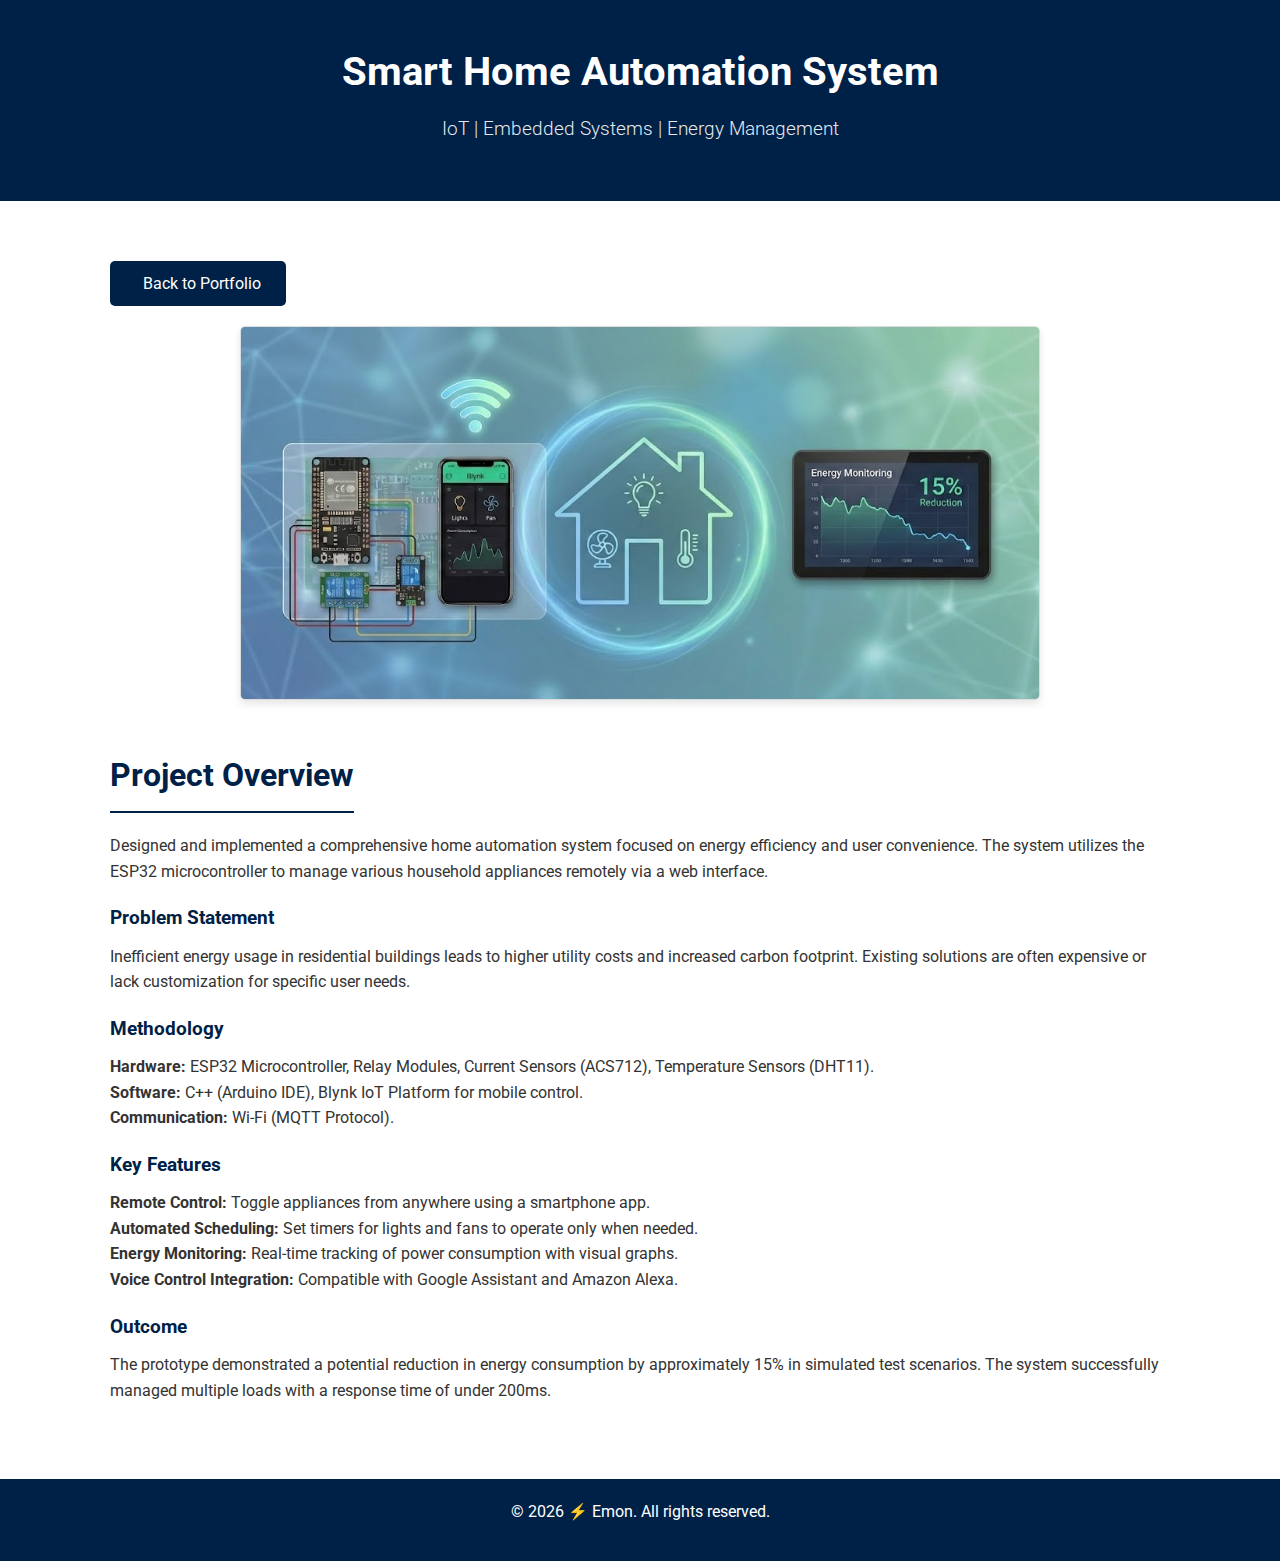
<file: smart-home.html>
<!DOCTYPE html>
<html lang="en">

<head>
    <meta charset="UTF-8">
    <meta name="viewport" content="width=device-width, initial-scale=1.0">
    <title>Smart Home Automation - Project Details</title>
    <link rel="icon" type="image/png" href="assets/images/favicon.png">
    <!-- Google Fonts: Roboto -->
    <link rel="preconnect" href="https://fonts.googleapis.com">
    <link rel="preconnect" href="https://fonts.gstatic.com" crossorigin>
    <link href="https://fonts.googleapis.com/css2?family=Roboto:wght@300;400;500;700&display=swap" rel="stylesheet">
    <link rel="stylesheet" href="https://cdnjs.cloudflare.com/ajax/libs/font-awesome/6.5.1/css/all.min.css"
        integrity="sha512-DTOQO9RWCH3ppGqcWaEA1BIZOC6xxalwEsw9c2QQeAIftl+Vegovlnee1c9QX4TctnWMn13TZye+giMm8e2LwA=="
        crossorigin="anonymous" referrerpolicy="no-referrer" />
    <link rel="stylesheet" href="css/style.css">
</head>

<body>

    <header>
        <div class="container">
            <h1>Smart Home Automation System</h1>
            <p class="subtitle">IoT | Embedded Systems | Energy Management</p>
        </div>
    </header>

    <main>
        <section class="section">
            <div class="container">
                <a href="index.html#projects" class="button" style="margin-bottom: 20px;"><i
                        class="fas fa-arrow-left"></i> Back
                    to Portfolio</a>

                <div class="project-detail">
                    <img src="assets/images/smart-home.jpg" alt="Smart Home System Diagram" class="project-main-image"
                        style="width:100%; max-width:800px; height:auto; margin: 0 auto 30px; display:block; border-radius:5px; border:1px solid #ddd;">

                    <h2><i class="fas fa-info-circle"></i> Project Overview</h2>
                    <p>Designed and implemented a comprehensive home automation system focused on energy efficiency and
                        user convenience. The system utilizes the ESP32 microcontroller to manage various household
                        appliances remotely via a web interface.</p>

                    <h3><i class="fas fa-exclamation-triangle"></i> Problem Statement</h3>
                    <p>Inefficient energy usage in residential buildings leads to higher utility costs and increased
                        carbon footprint. Existing solutions are often expensive or lack customization for specific user
                        needs.</p>

                    <h3><i class="fas fa-cogs"></i> Methodology</h3>
                    <ul>
                        <li><strong>Hardware:</strong> ESP32 Microcontroller, Relay Modules, Current Sensors (ACS712),
                            Temperature Sensors (DHT11).</li>
                        <li><strong>Software:</strong> C++ (Arduino IDE), Blynk IoT Platform for mobile control.</li>
                        <li><strong>Communication:</strong> Wi-Fi (MQTT Protocol).</li>
                    </ul>

                    <h3><i class="fas fa-star"></i> Key Features</h3>
                    <ul>
                        <li><strong>Remote Control:</strong> Toggle appliances from anywhere using a smartphone app.
                        </li>
                        <li><strong>Automated Scheduling:</strong> Set timers for lights and fans to operate only when
                            needed.</li>
                        <li><strong>Energy Monitoring:</strong> Real-time tracking of power consumption with visual
                            graphs.</li>
                        <li><strong>Voice Control Integration:</strong> Compatible with Google Assistant and Amazon
                            Alexa.</li>
                    </ul>

                    <h3><i class="fas fa-check-circle"></i> Outcome</h3>
                    <p>The prototype demonstrated a potential reduction in energy consumption by approximately 15% in
                        simulated test scenarios. The system successfully managed multiple loads with a response time of
                        under 200ms.</p>
                </div>
            </div>
        </section>
    </main>

    <footer>
        <div class="container">
            <p>&copy; <span id="year"></span> ⚡ Emon. All rights reserved.</p>
        </div>
    </footer>

    <script src="script/main.js"></script>
</body>

</html>
</file>
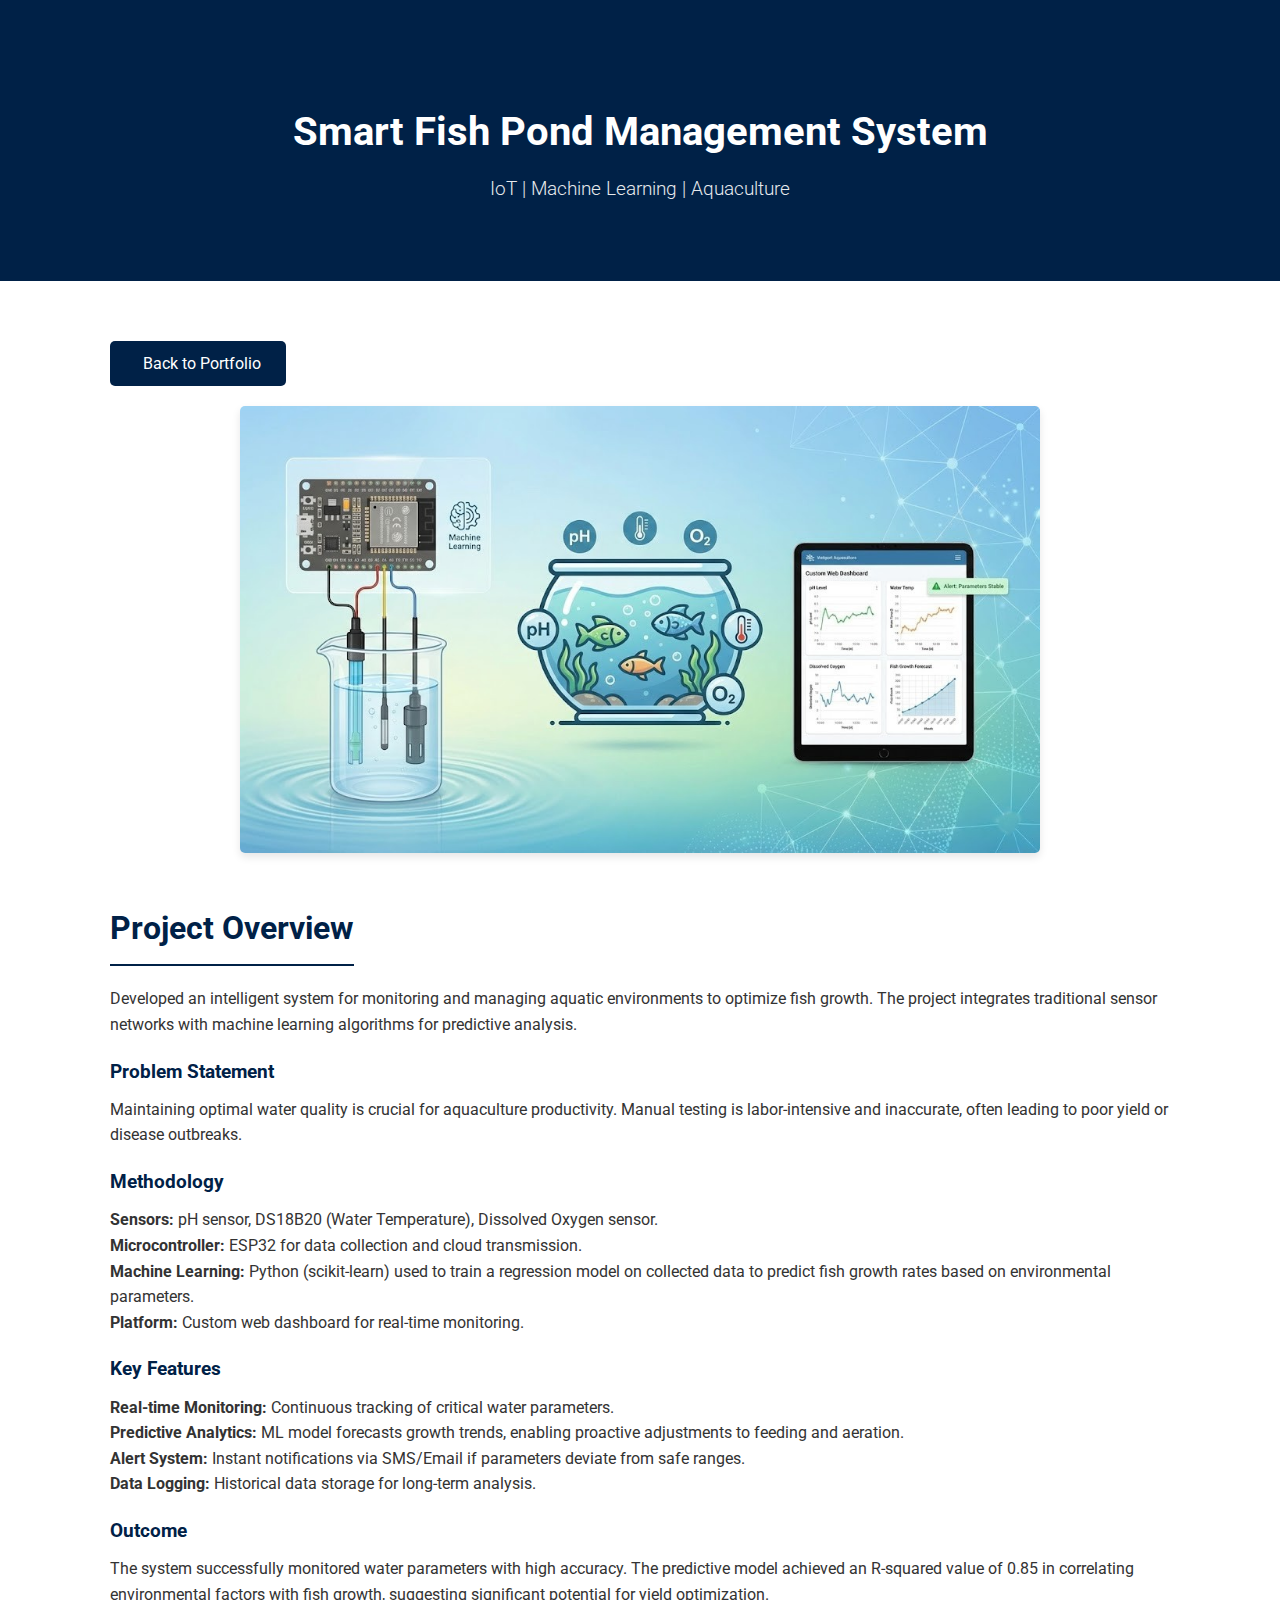
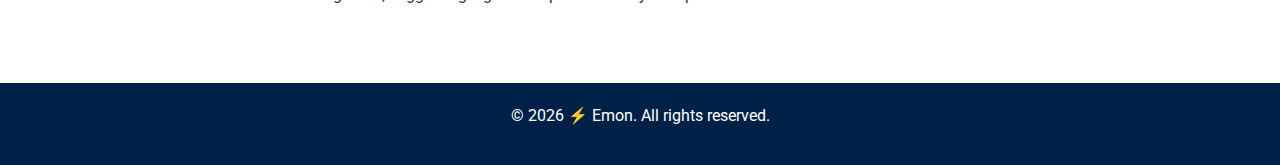
<file: projects/fish-pond.html>
<!DOCTYPE html>
<html lang="en">

<head>
    <meta charset="UTF-8">
    <meta name="viewport" content="width=device-width, initial-scale=1.0">
    <title>Smart Fish Pond - Project Details</title>
    <link rel="icon" type="image/png" href="../assets/images/favicon.png">
    <!-- Google Fonts: Roboto -->
    <link rel="preconnect" href="https://fonts.googleapis.com">
    <link rel="preconnect" href="https://fonts.gstatic.com" crossorigin>
    <link href="https://fonts.googleapis.com/css2?family=Roboto:wght@300;400;500;700&display=swap" rel="stylesheet">
    <link rel="stylesheet" href="https://cdnjs.cloudflare.com/ajax/libs/font-awesome/6.5.1/css/all.min.css"
        integrity="sha512-DTOQO9RWCH3ppGqcWaEA1BIZOC6xxalwEsw9c2QQeAIftl+Vegovlnee1c9QX4TctnWMn13TZye+giMm8e2LwA=="
        crossorigin="anonymous" referrerpolicy="no-referrer" />
    <link rel="stylesheet" href="../css/style.css?v=2.0">
</head>

<body>

    <header style="position: relative; overflow: hidden; padding: 100px 0 60px; text-align: center;">
        <div class="electronics-bg">
            <div class="grid-pattern"></div>
        </div>
        <div class="container">
            <h1>Smart Fish Pond Management System</h1>
            <p class="subtitle">IoT | Machine Learning | Aquaculture</p>
        </div>
    </header>

    <main>
        <section class="section">
            <div class="container">
                <a href="../index.html#projects" class="button" style="margin-bottom: 20px;"><i
                        class="fas fa-arrow-left"></i> Back
                    to Portfolio</a>

                <div class="project-detail">
                    <img src="../assets/images/fish-pond.jpg" alt="Fish Pond Management System Diagram"
                        class="project-main-image"
                        style="width:100%; max-width:800px; height:auto; margin: 0 auto 30px; display:block; border-radius:5px;">

                    <h2><i class="fas fa-info-circle"></i> Project Overview</h2>
                    <p>Developed an intelligent system for monitoring and managing aquatic environments to optimize fish
                        growth. The project integrates traditional sensor networks with machine learning algorithms for
                        predictive analysis.</p>

                    <h3><i class="fas fa-exclamation-triangle"></i> Problem Statement</h3>
                    <p>Maintaining optimal water quality is crucial for aquaculture productivity. Manual testing is
                        labor-intensive and inaccurate, often leading to poor yield or disease outbreaks.</p>

                    <h3><i class="fas fa-cogs"></i> Methodology</h3>
                    <ul>
                        <li><strong>Sensors:</strong> pH sensor, DS18B20 (Water Temperature), Dissolved Oxygen sensor.
                        </li>
                        <li><strong>Microcontroller:</strong> ESP32 for data collection and cloud transmission.</li>
                        <li><strong>Machine Learning:</strong> Python (scikit-learn) used to train a regression model on
                            collected data to predict fish growth rates based on environmental parameters.</li>
                        <li><strong>Platform:</strong> Custom web dashboard for real-time monitoring.</li>
                    </ul>

                    <h3><i class="fas fa-star"></i> Key Features</h3>
                    <ul>
                        <li><strong>Real-time Monitoring:</strong> Continuous tracking of critical water parameters.
                        </li>
                        <li><strong>Predictive Analytics:</strong> ML model forecasts growth trends, enabling proactive
                            adjustments to feeding and aeration.</li>
                        <li><strong>Alert System:</strong> Instant notifications via SMS/Email if parameters deviate
                            from safe ranges.</li>
                        <li><strong>Data Logging:</strong> Historical data storage for long-term analysis.</li>
                    </ul>

                    <h3><i class="fas fa-check-circle"></i> Outcome</h3>
                    <p>The system successfully monitored water parameters with high accuracy. The predictive model
                        achieved an R-squared value of 0.85 in correlating environmental factors with fish growth,
                        suggesting significant potential for yield optimization.</p>
                </div>
            </div>
        </section>
    </main>

    <footer>
        <div class="container">
            <p>&copy; <span id="year"></span> ⚡ Emon. All rights reserved.</p>
        </div>
    </footer>

    <a href="../index.html#projects" class="floating-back-btn" aria-label="Back to Projects">
        <i class="fas fa-arrow-left"></i>
    </a>

    <script src="../script/main.js"></script>
</body>

</html>
</file>
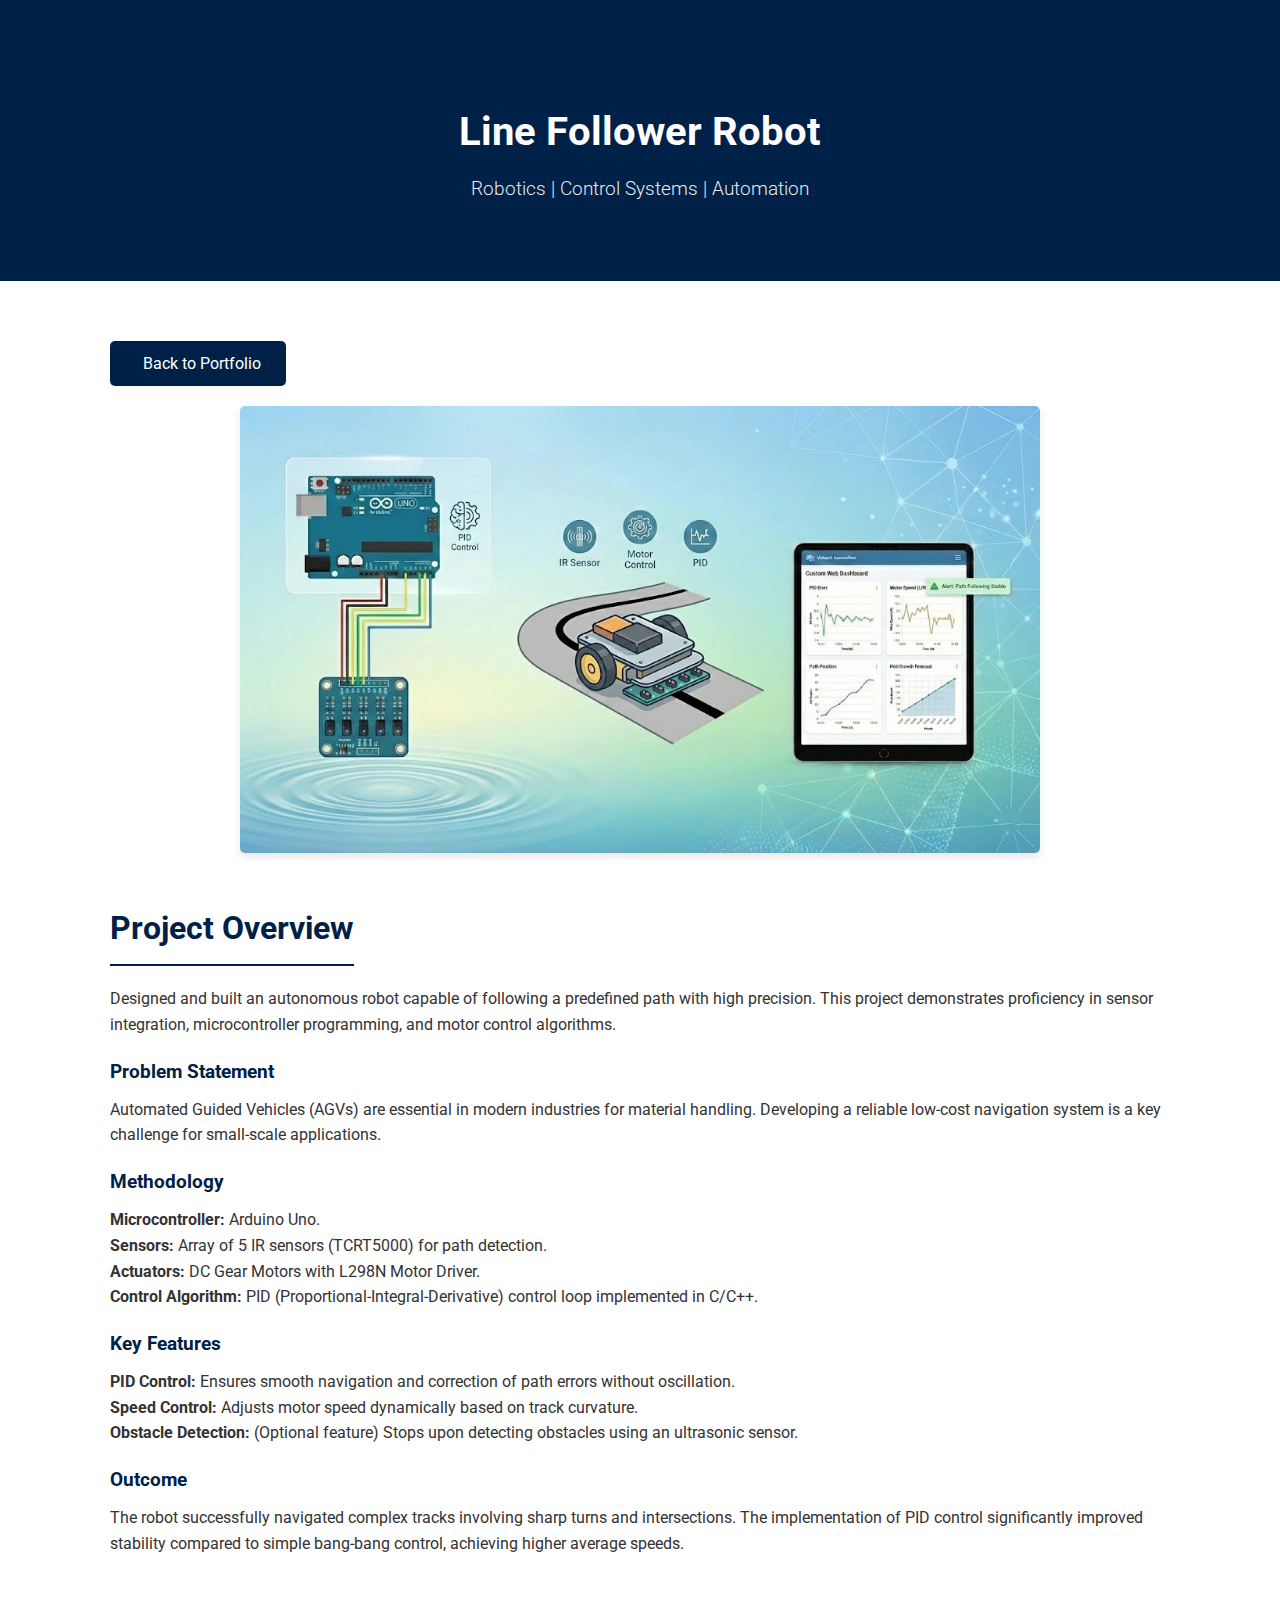
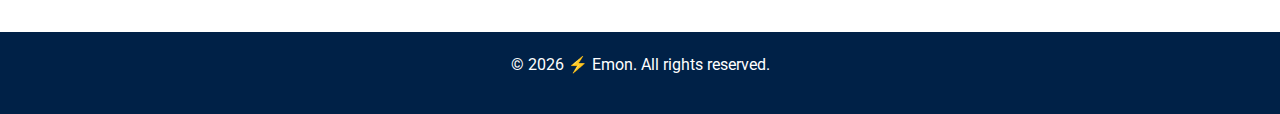
<file: projects/line-follower.html>
<!DOCTYPE html>
<html lang="en">

<head>
    <meta charset="UTF-8">
    <meta name="viewport" content="width=device-width, initial-scale=1.0">
    <title>Line Follower Robot - Project Details</title>
    <link rel="icon" type="image/png" href="../assets/images/favicon.png">
    <!-- Google Fonts: Roboto -->
    <link rel="preconnect" href="https://fonts.googleapis.com">
    <link rel="preconnect" href="https://fonts.gstatic.com" crossorigin>
    <link href="https://fonts.googleapis.com/css2?family=Roboto:wght@300;400;500;700&display=swap" rel="stylesheet">
    <link rel="stylesheet" href="https://cdnjs.cloudflare.com/ajax/libs/font-awesome/6.5.1/css/all.min.css"
        integrity="sha512-DTOQO9RWCH3ppGqcWaEA1BIZOC6xxalwEsw9c2QQeAIftl+Vegovlnee1c9QX4TctnWMn13TZye+giMm8e2LwA=="
        crossorigin="anonymous" referrerpolicy="no-referrer" />
    <link rel="stylesheet" href="../css/style.css?v=2.0">
</head>

<body>

    <header style="position: relative; overflow: hidden; padding: 100px 0 60px; text-align: center;">
        <div class="electronics-bg">
            <div class="grid-pattern"></div>
        </div>
        <div class="container">
            <h1>Line Follower Robot</h1>
            <p class="subtitle">Robotics | Control Systems | Automation</p>
        </div>
    </header>

    <main>
        <section class="section">
            <div class="container">
                <a href="../index.html#projects" class="button" style="margin-bottom: 20px;"><i
                        class="fas fa-arrow-left"></i> Back
                    to Portfolio</a>

                <div class="project-detail">
                    <img src="../assets/images/line-follower.jpg" alt="Line Follower Robot" class="project-main-image"
                        style="width:100%; max-width:800px; height:auto; margin: 0 auto 30px; display:block; border-radius:5px;">

                    <h2><i class="fas fa-info-circle"></i> Project Overview</h2>
                    <p>Designed and built an autonomous robot capable of following a predefined path with high
                        precision. This project demonstrates proficiency in sensor integration, microcontroller
                        programming, and motor control algorithms.</p>

                    <h3><i class="fas fa-exclamation-triangle"></i> Problem Statement</h3>
                    <p>Automated Guided Vehicles (AGVs) are essential in modern industries for material handling.
                        Developing a reliable low-cost navigation system is a key challenge for small-scale
                        applications.</p>

                    <h3><i class="fas fa-cogs"></i> Methodology</h3>
                    <ul>
                        <li><strong>Microcontroller:</strong> Arduino Uno.</li>
                        <li><strong>Sensors:</strong> Array of 5 IR sensors (TCRT5000) for path detection.</li>
                        <li><strong>Actuators:</strong> DC Gear Motors with L298N Motor Driver.</li>
                        <li><strong>Control Algorithm:</strong> PID (Proportional-Integral-Derivative) control loop
                            implemented in C/C++.</li>
                    </ul>

                    <h3><i class="fas fa-star"></i> Key Features</h3>
                    <ul>
                        <li><strong>PID Control:</strong> Ensures smooth navigation and correction of path errors
                            without oscillation.</li>
                        <li><strong>Speed Control:</strong> Adjusts motor speed dynamically based on track curvature.
                        </li>
                        <li><strong>Obstacle Detection:</strong> (Optional feature) Stops upon detecting obstacles using
                            an ultrasonic sensor.</li>
                    </ul>

                    <h3><i class="fas fa-check-circle"></i> Outcome</h3>
                    <p>The robot successfully navigated complex tracks involving sharp turns and intersections. The
                        implementation of PID control significantly improved stability compared to simple bang-bang
                        control, achieving higher average speeds.</p>
                </div>
            </div>
        </section>
    </main>

    <footer>
        <div class="container">
            <p>&copy; <span id="year"></span> ⚡ Emon. All rights reserved.</p>
        </div>
    </footer>

    <a href="../index.html#projects" class="floating-back-btn" aria-label="Back to Projects">
        <i class="fas fa-arrow-left"></i>
    </a>

    <script src="../script/main.js"></script>
</body>

</html>
</file>
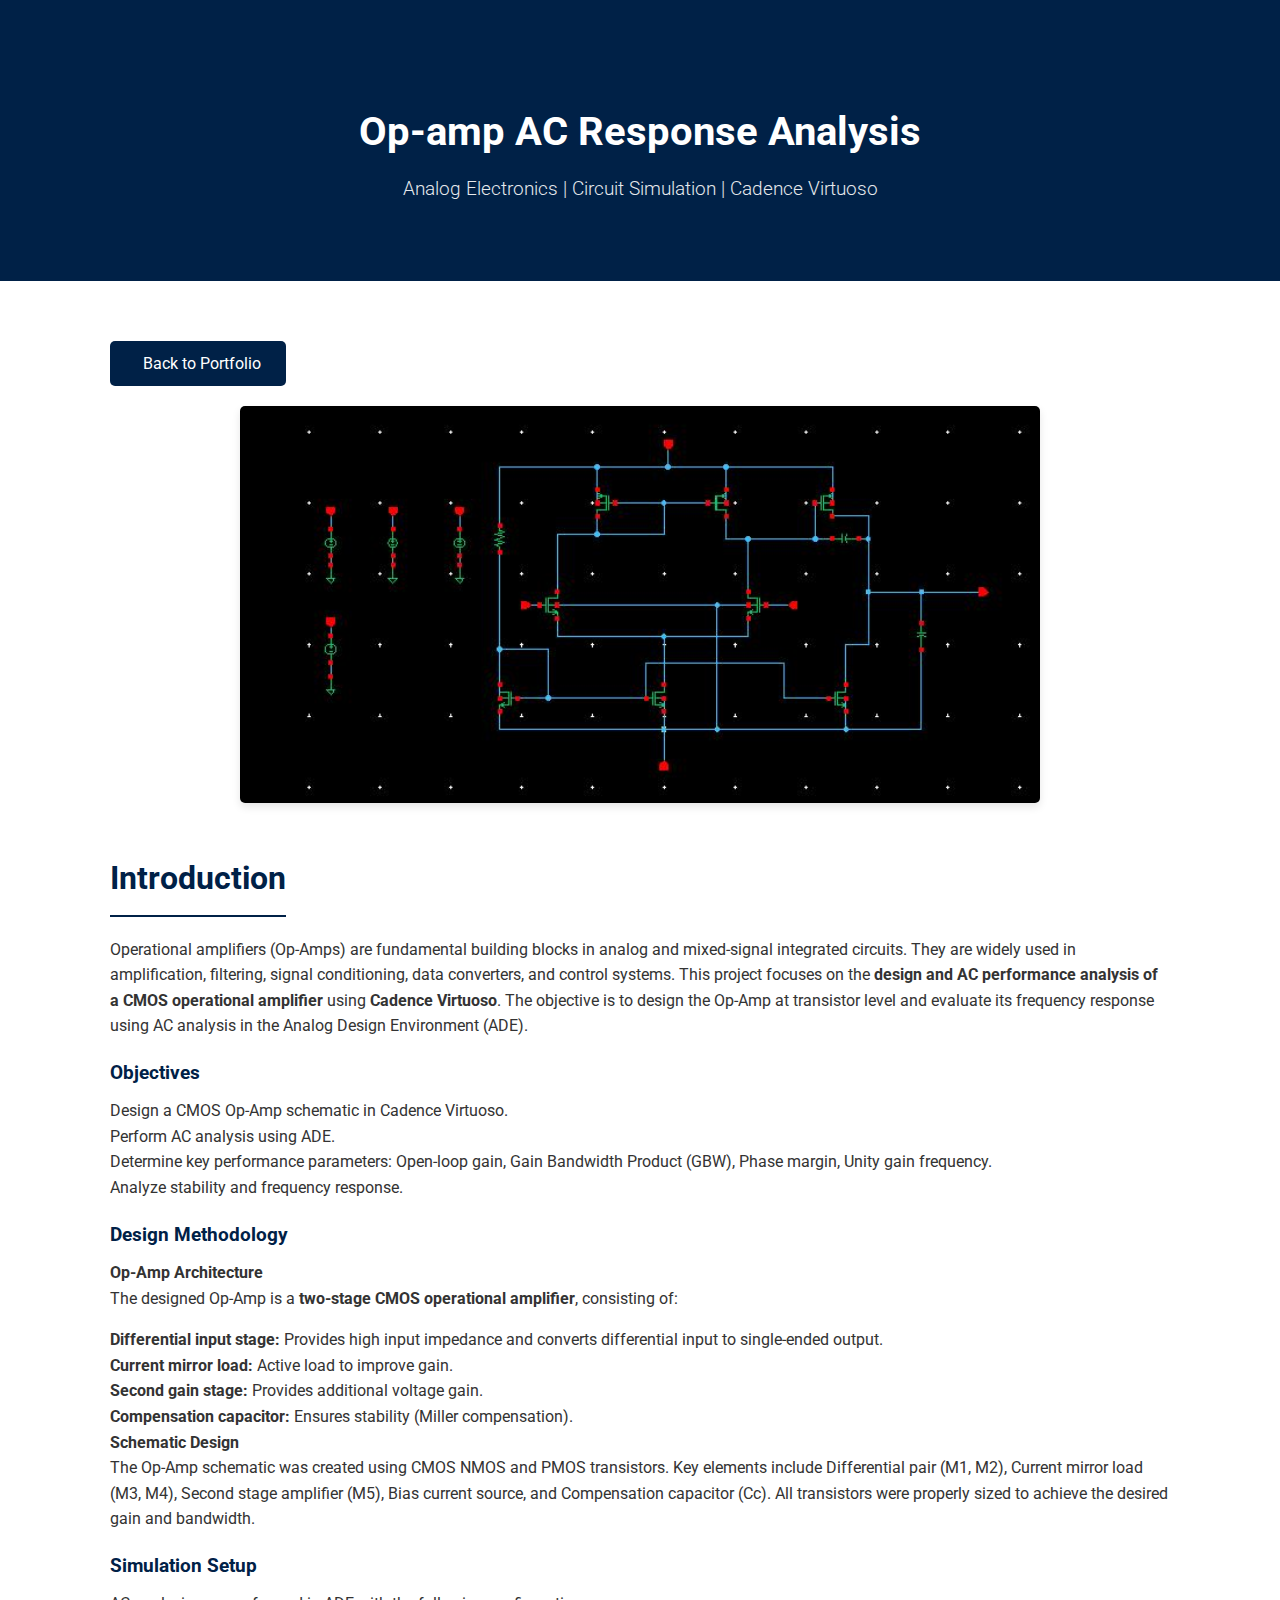
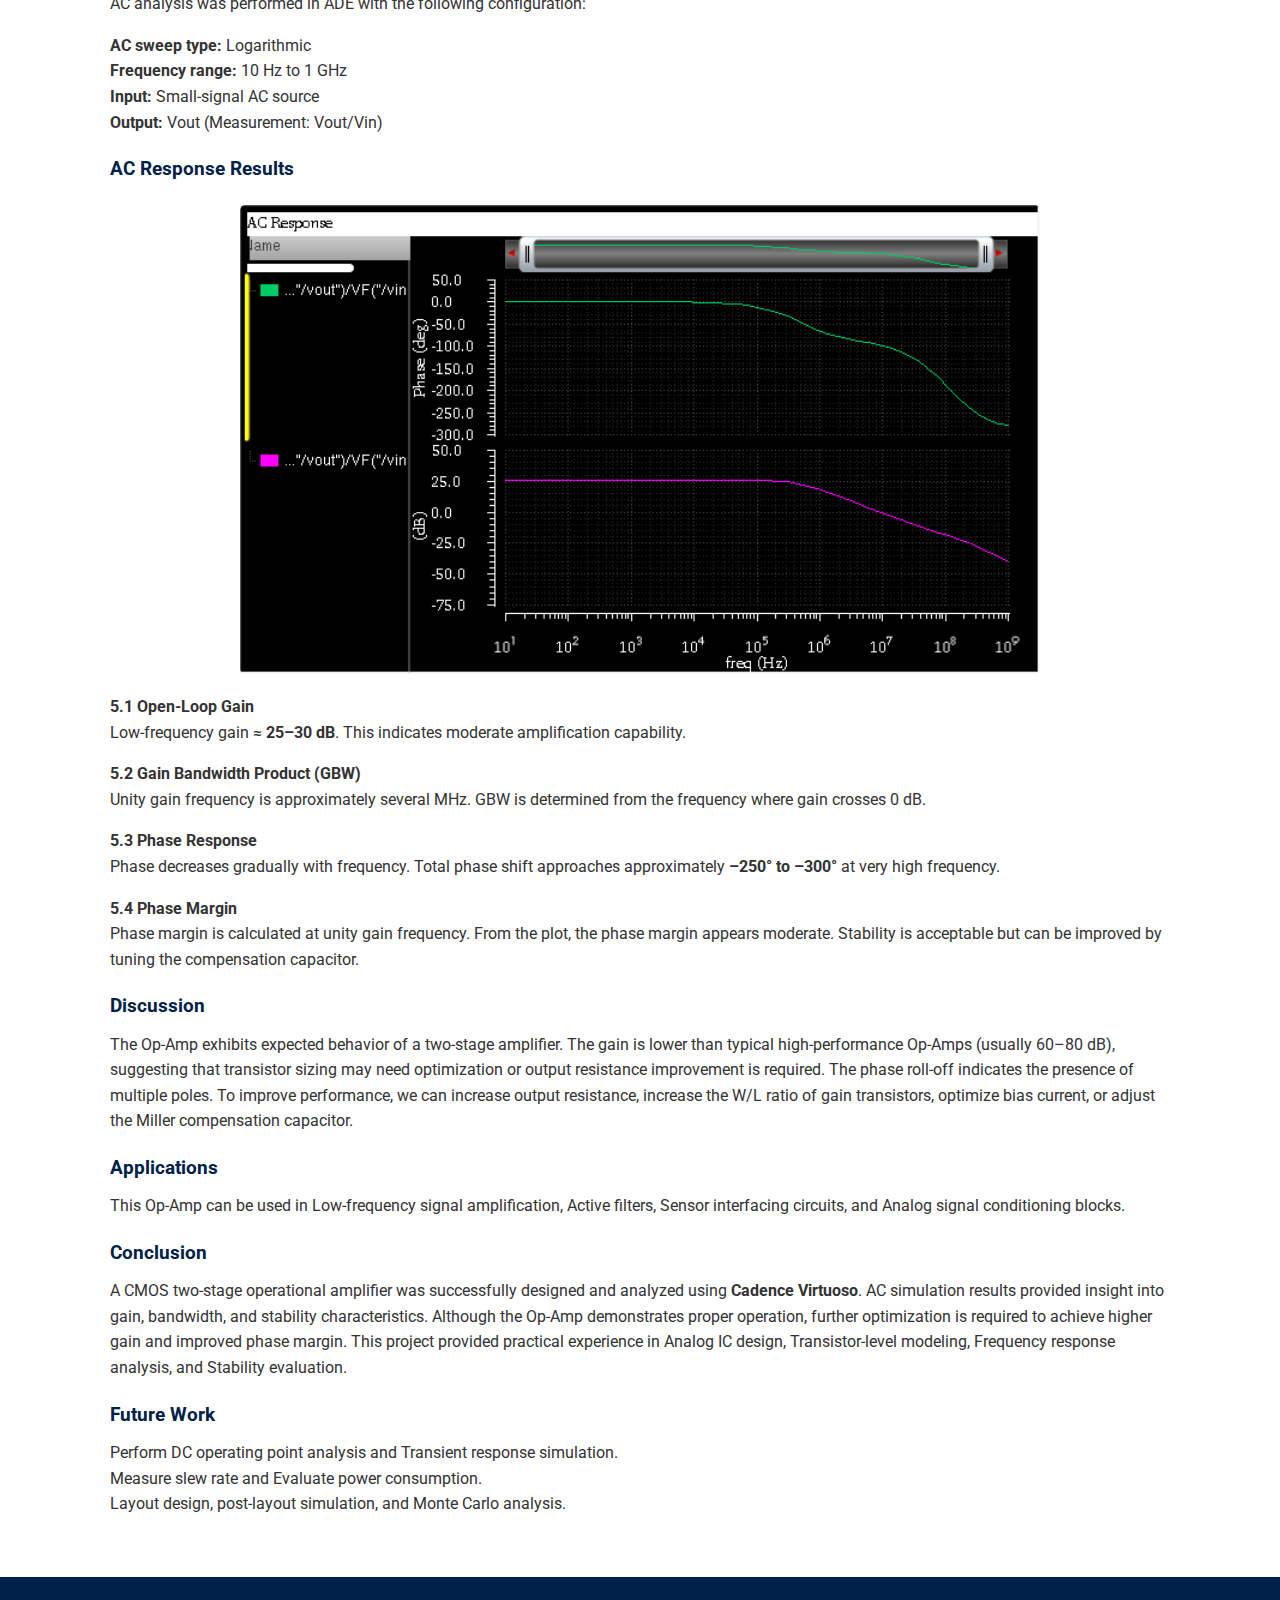
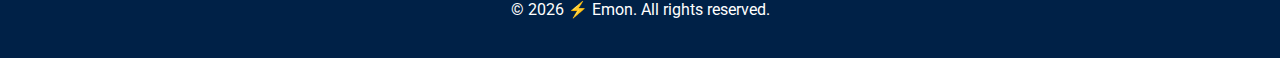
<file: projects/op-amp.html>
<!DOCTYPE html>
<html lang="en">

<head>
    <meta charset="UTF-8">
    <meta name="viewport" content="width=device-width, initial-scale=1.0">
    <title>Op-amp AC Response - Project Details</title>
    <link rel="icon" type="image/png" href="../assets/images/favicon.png">
    <!-- Google Fonts: Roboto -->
    <link rel="preconnect" href="https://fonts.googleapis.com">
    <link rel="preconnect" href="https://fonts.gstatic.com" crossorigin>
    <link href="https://fonts.googleapis.com/css2?family=Roboto:wght@300;400;500;700&display=swap" rel="stylesheet">
    <link rel="stylesheet" href="https://cdnjs.cloudflare.com/ajax/libs/font-awesome/6.5.1/css/all.min.css"
        integrity="sha512-DTOQO9RWCH3ppGqcWaEA1BIZOC6xxalwEsw9c2QQeAIftl+Vegovlnee1c9QX4TctnWMn13TZye+giMm8e2LwA=="
        crossorigin="anonymous" referrerpolicy="no-referrer" />
    <link rel="stylesheet" href="../css/style.css?v=2.0">
</head>

<body>

    <header style="position: relative; overflow: hidden; padding: 100px 0 60px; text-align: center;">
        <div class="electronics-bg">
            <div class="grid-pattern"></div>
        </div>
        <div class="container">
            <h1>Op-amp AC Response Analysis</h1>
            <p class="subtitle">Analog Electronics | Circuit Simulation | Cadence Virtuoso</p>
        </div>
    </header>

    <main>
        <section class="section">
            <div class="container">
                <a href="../index.html#projects" class="button" style="margin-bottom: 20px;"><i
                        class="fas fa-arrow-left"></i> Back
                    to Portfolio</a>

                <div class="project-detail">
                    <img src="../assets/images/op-amp_Schemetic.jpg" alt="Op-amp Schematic" class="project-main-image"
                        style="width:100%; max-width:800px; height:auto; margin: 0 auto 30px; display:block; border-radius:5px;">

                    <h2><i class="fas fa-info-circle"></i> Introduction</h2>
                    <p>Operational amplifiers (Op-Amps) are fundamental building blocks in analog and mixed-signal
                        integrated circuits. They are widely used in amplification, filtering, signal conditioning, data
                        converters, and control systems. This project focuses on the <strong>design and AC performance
                            analysis of a CMOS operational amplifier</strong> using <strong>Cadence Virtuoso</strong>.
                        The objective is to design the Op-Amp at transistor level and evaluate its frequency response
                        using AC analysis in the Analog Design Environment (ADE).</p>

                    <h3><i class="fas fa-bullseye"></i> Objectives</h3>
                    <ul>
                        <li>Design a CMOS Op-Amp schematic in Cadence Virtuoso.</li>
                        <li>Perform AC analysis using ADE.</li>
                        <li>Determine key performance parameters: Open-loop gain, Gain Bandwidth Product (GBW), Phase
                            margin, Unity gain frequency.</li>
                        <li>Analyze stability and frequency response.</li>
                    </ul>

                    <h3><i class="fas fa-layer-group"></i> Design Methodology</h3>
                    <h4>Op-Amp Architecture</h4>
                    <p>The designed Op-Amp is a <strong>two-stage CMOS operational amplifier</strong>, consisting of:
                    </p>
                    <ul>
                        <li><strong>Differential input stage:</strong> Provides high input impedance and converts
                            differential input to single-ended output.</li>
                        <li><strong>Current mirror load:</strong> Active load to improve gain.</li>
                        <li><strong>Second gain stage:</strong> Provides additional voltage gain.</li>
                        <li><strong>Compensation capacitor:</strong> Ensures stability (Miller compensation).</li>
                    </ul>
                    <h4>Schematic Design</h4>
                    <p>The Op-Amp schematic was created using CMOS NMOS and PMOS transistors. Key elements include
                        Differential pair (M1, M2), Current mirror load (M3, M4), Second stage amplifier (M5), Bias
                        current source, and Compensation capacitor (Cc). All transistors were properly sized to achieve
                        the desired gain and bandwidth.</p>

                    <h3><i class="fas fa-laptop-code"></i> Simulation Setup</h3>
                    <p>AC analysis was performed in ADE with the following configuration:</p>
                    <ul>
                        <li><strong>AC sweep type:</strong> Logarithmic</li>
                        <li><strong>Frequency range:</strong> 10 Hz to 1 GHz</li>
                        <li><strong>Input:</strong> Small-signal AC source</li>
                        <li><strong>Output:</strong> Vout (Measurement: Vout/Vin)</li>
                    </ul>

                    <h3><i class="fas fa-chart-line"></i> AC Response Results</h3>
                    <img src="../assets/images/sd.png" alt="AC Response Graph"
                        style="width:100%; max-width:800px; height:auto; margin: 20px auto; display:block; border-radius:5px;">

                    <h4>5.1 Open-Loop Gain</h4>
                    <p>Low-frequency gain ≈ <strong>25–30 dB</strong>. This indicates moderate amplification capability.
                    </p>

                    <h4>5.2 Gain Bandwidth Product (GBW)</h4>
                    <p>Unity gain frequency is approximately several MHz. GBW is determined from the frequency where
                        gain crosses 0 dB.</p>

                    <h4>5.3 Phase Response</h4>
                    <p>Phase decreases gradually with frequency. Total phase shift approaches approximately
                        <strong>–250° to –300°</strong> at very high frequency.
                    </p>

                    <h4>5.4 Phase Margin</h4>
                    <p>Phase margin is calculated at unity gain frequency. From the plot, the phase margin appears
                        moderate. Stability is acceptable but can be improved by tuning the compensation capacitor.</p>

                    <h3><i class="fas fa-comments"></i> Discussion</h3>
                    <p>The Op-Amp exhibits expected behavior of a two-stage amplifier. The gain is lower than typical
                        high-performance Op-Amps (usually 60–80 dB), suggesting that transistor sizing may need
                        optimization or output resistance improvement is required. The phase roll-off indicates the
                        presence of multiple poles. To improve performance, we can increase output resistance, increase
                        the W/L ratio of gain transistors, optimize bias current, or adjust the Miller compensation
                        capacitor.</p>

                    <h3><i class="fas fa-microchip"></i> Applications</h3>
                    <p>This Op-Amp can be used in Low-frequency signal amplification, Active filters, Sensor interfacing
                        circuits, and Analog signal conditioning blocks.</p>

                    <h3><i class="fas fa-check-circle"></i> Conclusion</h3>
                    <p>A CMOS two-stage operational amplifier was successfully designed and analyzed using
                        <strong>Cadence Virtuoso</strong>. AC simulation results provided insight into gain, bandwidth,
                        and stability characteristics. Although the Op-Amp demonstrates proper operation, further
                        optimization is required to achieve higher gain and improved phase margin. This project provided
                        practical experience in Analog IC design, Transistor-level modeling, Frequency response
                        analysis, and Stability evaluation.
                    </p>

                    <h3><i class="fas fa-rocket"></i> Future Work</h3>
                    <ul>
                        <li>Perform DC operating point analysis and Transient response simulation.</li>
                        <li>Measure slew rate and Evaluate power consumption.</li>
                        <li>Layout design, post-layout simulation, and Monte Carlo analysis.</li>
                    </ul>
                </div>
            </div>
        </section>
    </main>

    <footer>
        <div class="container">
            <p>&copy; <span id="year"></span> ⚡ Emon. All rights reserved.</p>
        </div>
    </footer>

    <a href="../index.html#projects" class="floating-back-btn" aria-label="Back to Projects">
        <i class="fas fa-arrow-left"></i>
    </a>

    <script src="../script/main.js"></script>
</body>

</html>
</file>
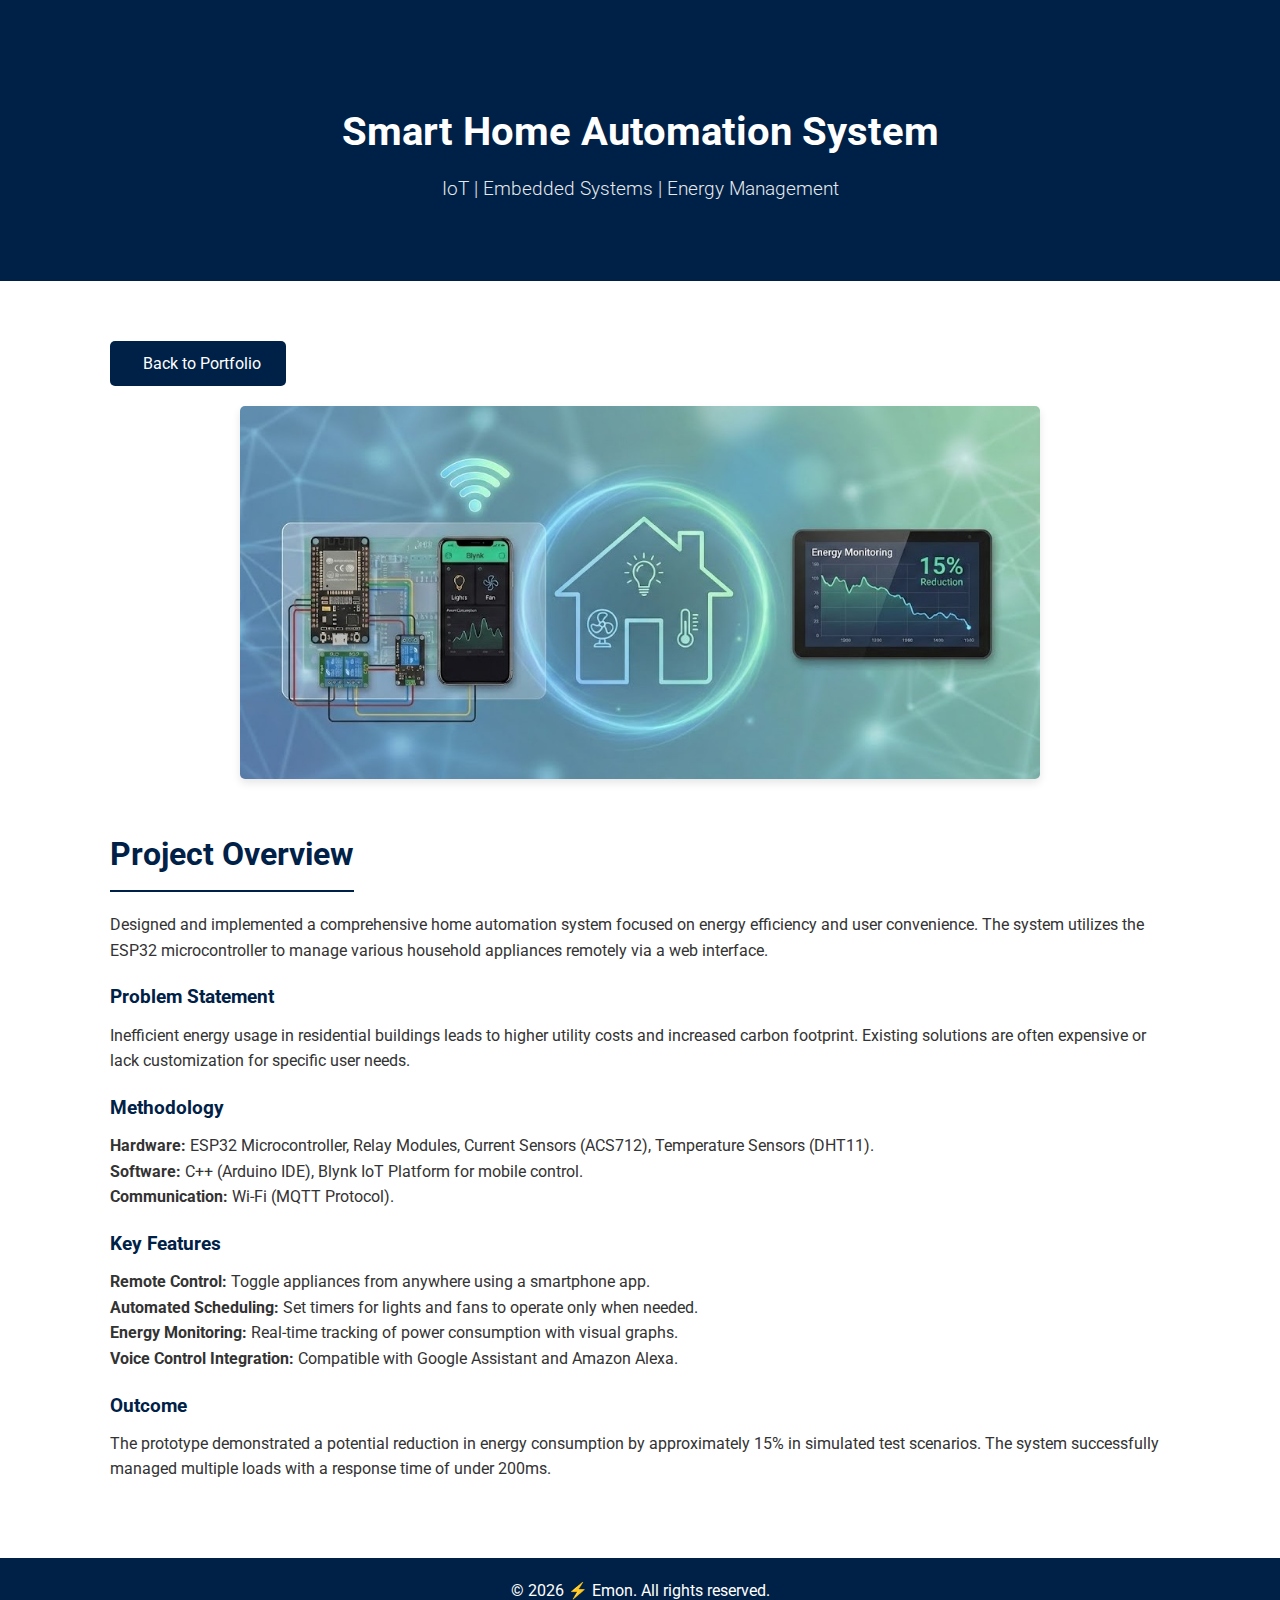
<file: projects/smart-home.html>
<!DOCTYPE html>
<html lang="en">

<head>
    <meta charset="UTF-8">
    <meta name="viewport" content="width=device-width, initial-scale=1.0">
    <title>Smart Home Automation - Project Details</title>
    <link rel="icon" type="image/png" href="../assets/images/favicon.png">
    <!-- Google Fonts: Roboto -->
    <link rel="preconnect" href="https://fonts.googleapis.com">
    <link rel="preconnect" href="https://fonts.gstatic.com" crossorigin>
    <link href="https://fonts.googleapis.com/css2?family=Roboto:wght@300;400;500;700&display=swap" rel="stylesheet">
    <link rel="stylesheet" href="https://cdnjs.cloudflare.com/ajax/libs/font-awesome/6.5.1/css/all.min.css"
        integrity="sha512-DTOQO9RWCH3ppGqcWaEA1BIZOC6xxalwEsw9c2QQeAIftl+Vegovlnee1c9QX4TctnWMn13TZye+giMm8e2LwA=="
        crossorigin="anonymous" referrerpolicy="no-referrer" />
    <link rel="stylesheet" href="../css/style.css?v=2.0">
</head>

<body>

    <header style="position: relative; overflow: hidden; padding: 100px 0 60px; text-align: center;">
        <div class="electronics-bg">
            <div class="grid-pattern"></div>
        </div>
        <div class="container">
            <h1>Smart Home Automation System</h1>
            <p class="subtitle">IoT | Embedded Systems | Energy Management</p>
        </div>
    </header>

    <main>
        <section class="section">
            <div class="container">
                <a href="../index.html#projects" class="button" style="margin-bottom: 20px;"><i
                        class="fas fa-arrow-left"></i> Back
                    to Portfolio</a>

                <div class="project-detail">
                    <img src="../assets/images/smart-home.jpg" alt="Smart Home System Diagram" class="project-main-image"
                        style="width:100%; max-width:800px; height:auto; margin: 0 auto 30px; display:block; border-radius:5px;">

                    <h2><i class="fas fa-info-circle"></i> Project Overview</h2>
                    <p>Designed and implemented a comprehensive home automation system focused on energy efficiency and
                        user convenience. The system utilizes the ESP32 microcontroller to manage various household
                        appliances remotely via a web interface.</p>

                    <h3><i class="fas fa-exclamation-triangle"></i> Problem Statement</h3>
                    <p>Inefficient energy usage in residential buildings leads to higher utility costs and increased
                        carbon footprint. Existing solutions are often expensive or lack customization for specific user
                        needs.</p>

                    <h3><i class="fas fa-cogs"></i> Methodology</h3>
                    <ul>
                        <li><strong>Hardware:</strong> ESP32 Microcontroller, Relay Modules, Current Sensors (ACS712),
                            Temperature Sensors (DHT11).</li>
                        <li><strong>Software:</strong> C++ (Arduino IDE), Blynk IoT Platform for mobile control.</li>
                        <li><strong>Communication:</strong> Wi-Fi (MQTT Protocol).</li>
                    </ul>

                    <h3><i class="fas fa-star"></i> Key Features</h3>
                    <ul>
                        <li><strong>Remote Control:</strong> Toggle appliances from anywhere using a smartphone app.
                        </li>
                        <li><strong>Automated Scheduling:</strong> Set timers for lights and fans to operate only when
                            needed.</li>
                        <li><strong>Energy Monitoring:</strong> Real-time tracking of power consumption with visual
                            graphs.</li>
                        <li><strong>Voice Control Integration:</strong> Compatible with Google Assistant and Amazon
                            Alexa.</li>
                    </ul>

                    <h3><i class="fas fa-check-circle"></i> Outcome</h3>
                    <p>The prototype demonstrated a potential reduction in energy consumption by approximately 15% in
                        simulated test scenarios. The system successfully managed multiple loads with a response time of
                        under 200ms.</p>
                </div>
            </div>
        </section>
    </main>

    <footer>
        <div class="container">
            <p>&copy; <span id="year"></span> ⚡ Emon. All rights reserved.</p>
        </div>
    </footer>

    <a href="../index.html#projects" class="floating-back-btn" aria-label="Back to Projects">
        <i class="fas fa-arrow-left"></i>
    </a>

    <script src="../script/main.js"></script>
</body>

</html>
</file>
<file: css/style.css>
/* Base Styles */
:root {
    --primary-color: #002147;
    /* Dark Blue */
    --secondary-color: #f4f4f4;
    /* Light Gray */
    --text-color: #333;
    --white: #ffffff;
    --accent-color: #0056b3;
}

* {
    margin: 0;
    padding: 0;
    box-sizing: border-box;
}

body {
    font-family: 'Roboto', sans-serif;
    line-height: 1.6;
    color: var(--text-color);
    background-color: var(--white);
}

img {
    max-width: 100%;
    display: block;
}

a {
    text-decoration: none;
    color: var(--accent-color);
}

ul {
    list-style: none;
}

/* Typography */
h1,
h2,
h3 {
    color: var(--primary-color);
    margin-bottom: 0.5em;
    font-weight: 700;
}

h1 {
    font-size: 2.5rem;
}

h2 {
    font-size: 2rem;
    border-bottom: 2px solid var(--primary-color);
    padding-bottom: 10px;
    margin-bottom: 20px;
    display: inline-block;
}

p {
    margin-bottom: 1rem;
}

/* Layout */
.container {
    max-width: 1100px;
    margin: 0 auto;
    padding: 0 20px;
}

.section {
    padding: 60px 0;
}

.bg-light {
    background-color: var(--secondary-color);
}

/* Header */
header {
    background-color: var(--primary-color);
    color: var(--white);
    padding: 40px 0;
    text-align: center;
}

header h1 {
    color: var(--white);
    margin-bottom: 10px;
}

.subtitle {
    font-size: 1.2rem;
    font-weight: 300;
    opacity: 0.9;
}

/* Profile Image */
.profile-img {
    width: 150px;
    height: 150px;
    border-radius: 50%;
    border: 4px solid var(--white);
    object-fit: cover;
    margin: 0 auto 20px auto;
    box-shadow: 0 4px 10px rgba(0, 0, 0, 0.2);
}

/* Project Card Link Styling */
.project-card-link {
    text-decoration: none;
    color: inherit;
    display: block;
    height: 100%;
}

.project-card-link:hover .project-card {
    transform: translateY(-5px);
    box-shadow: 0 5px 15px rgba(0, 0, 0, 0.1);
    border-color: var(--accent-color);
}

.project-card {
    transition: transform 0.3s, box-shadow 0.3s, border-color 0.3s;
    height: 100%;
    /* Ensure equal height */
    display: flex;
    flex-direction: column;
}

.project-detail img.project-main-image {
    box-shadow: 0 4px 8px rgba(0, 0, 0, 0.1);
}

.project-detail h2,
.project-detail h3 {
    color: var(--primary-color);
    margin-top: 20px;
}

/* Projects */
.project-grid {
    display: grid;
    grid-template-columns: repeat(auto-fit, minmax(300px, 1fr));
    gap: 30px;
}

.project-card {
    background: var(--white);
    border: 1px solid #ddd;
    border-radius: 5px;
    box-shadow: 0 2px 5px rgba(0, 0, 0, 0.05);
    overflow: hidden;
    /* Ensure image fits within border radius */
    padding: 0;
    /* Remove padding from card to let image touch edges */
}

.project-card-img {
    width: 100%;
    height: 200px;
    /* Fixed height for uniformity */
    object-fit: cover;
    display: block;
}

.project-content {
    padding: 20px;
}

.project-card h3 {
    font-size: 1.5rem;
    margin-bottom: 15px;
}

.project-card p {
    font-size: 0.95rem;
    margin-bottom: 8px;
}

/* Skills */
.skills-grid {
    display: grid;
    grid-template-columns: repeat(auto-fit, minmax(200px, 1fr));
    gap: 20px;
}

.skill-category {
    background: var(--secondary-color);
    padding: 20px;
    border-radius: 5px;
}

.skill-category h3 {
    font-size: 1.2rem;
    border-bottom: 1px solid #ccc;
    padding-bottom: 5px;
    margin-bottom: 15px;
}

.skill-category ul li {
    margin-bottom: 5px;
    padding-left: 15px;
    position: relative;
}

.skill-category ul li::before {
    content: "•";
    color: var(--primary-color);
    font-weight: bold;
    position: absolute;
    left: 0;
}

/* Research & Activities */
.activity-list li {
    margin-bottom: 15px;
    padding-left: 20px;
    position: relative;
}

.activity-list li::before {
    content: "►";
    /* Simpler arrow */
    font-size: 0.8rem;
    color: var(--primary-color);
    position: absolute;
    left: 0;
    top: 4px;
}

/* Contact */
.contact-links {
    display: flex;
    justify-content: center;
    gap: 20px;
    flex-wrap: wrap;
}

.button {
    display: inline-block;
    padding: 10px 25px;
    background-color: var(--primary-color);
    color: var(--white);
    border: none;
    border-radius: 5px;
    transition: background-color 0.3s;
}

.button:hover {
    background-color: var(--accent-color);
    color: var(--white);
}

.button i {
    margin-right: 8px;
}

/* Footer */
footer {
    background-color: var(--primary-color);
    color: var(--white);
    text-align: center;
    padding: 20px 0;
    margin-top: auto;
}

/* Resume Tabs */
.tab-container {
    background: var(--white);
    padding: 30px;
    border-radius: 5px;
    box-shadow: 0 2px 10px rgba(0, 0, 0, 0.05);
}

.tab-buttons {
    display: flex;
    justify-content: center;
    margin-bottom: 30px;
    border-bottom: 2px solid #ddd;
}

.tab-btn {
    background: none;
    border: none;
    padding: 15px 25px;
    font-size: 1.1rem;
    font-weight: 500;
    color: #666;
    cursor: pointer;
    transition: all 0.3s ease;
    border-bottom: 3px solid transparent;
    margin-bottom: -2px;
    /* Pull down to cover the container border */
}

.tab-btn:hover {
    color: var(--primary-color);
}

.tab-btn.active {
    color: var(--primary-color);
    border-bottom: 3px solid var(--primary-color);
}

.tab-btn i {
    margin-right: 8px;
}

.tab-content {
    display: none;
    animation: fadeIn 0.5s;
}

.tab-content.active {
    display: block;
}

@keyframes fadeIn {
    from {
        opacity: 0;
    }

    to {
        opacity: 1;
    }
}

.resume-item {
    background: var(--white);
    padding: 20px;
    margin-bottom: 20px;
    border-left: 5px solid var(--primary-color);
    box-shadow: 0 2px 8px rgba(0, 0, 0, 0.05);
    border-radius: 0 5px 5px 0;
    /* Rounded corners on right side only */
    transition: transform 0.2s;
}

.resume-item:hover {
    transform: translateX(5px);
}

.resume-item:last-child {
    margin-bottom: 0;
}

/* Default dot removed */

.resume-item h4 {
    margin-bottom: 5px;
    color: var(--primary-color);
}

.resume-item h5 {
    font-size: 1rem;
    color: #555;
    margin-bottom: 5px;
    font-weight: 500;
}

.resume-item .date {
    font-size: 0.9rem;
    color: #888;
    margin-bottom: 10px;
    font-style: italic;
}

.resume-item ul {
    list-style-type: disc;
    margin-left: 20px;
}

/* Certificates Grid (Compact View) */
.certificates-grid {
    display: grid;
    grid-template-columns: repeat(auto-fill, minmax(280px, 1fr));
    gap: 15px;
}

.certificates-grid .resume-item {
    margin-bottom: 0;
    /* Override default margin for grid */
    height: 100%;
    /* Full height for grid items */
}

/* Remove timeline dot for grid cards */
.certificates-grid .resume-item::before {
    display: none;
}

.certificates-grid .resume-item h4 {
    font-size: 1rem;
    margin-bottom: 3px;
}

.certificates-grid .resume-item h5 {
    font-size: 0.9rem;
    margin-bottom: 3px;
}

.certificates-grid .resume-item .date {
    font-size: 0.85rem;
    margin-bottom: 5px;
}

.certificates-grid .resume-item p {
    font-size: 0.9rem;
    margin-bottom: 0;
}

/* Experience Grid (Split View) */
.experience-grid {
    display: grid;
    grid-template-columns: 1fr 1fr;
    gap: 30px;
}

.column-title {
    font-size: 1.2rem;
    color: #444;
    /* Darker color for visibility */
    margin-bottom: 20px;
    border-bottom: 2px solid #eee;
    padding-bottom: 10px;
}

.column-title i {
    margin-right: 10px;
    color: var(--primary-color);
}

/* Responsive */
@media (max-width: 768px) {
    h1 {
        font-size: 2rem;
    }

    .container {
        padding: 0 15px;
    }

    .contact-links {
        flex-direction: column;
        align-items: center;
    }

    .project-grid {
        grid-template-columns: 1fr;
    }

    .experience-grid {
        grid-template-columns: 1fr;
        gap: 20px;
    }
}
</file>
